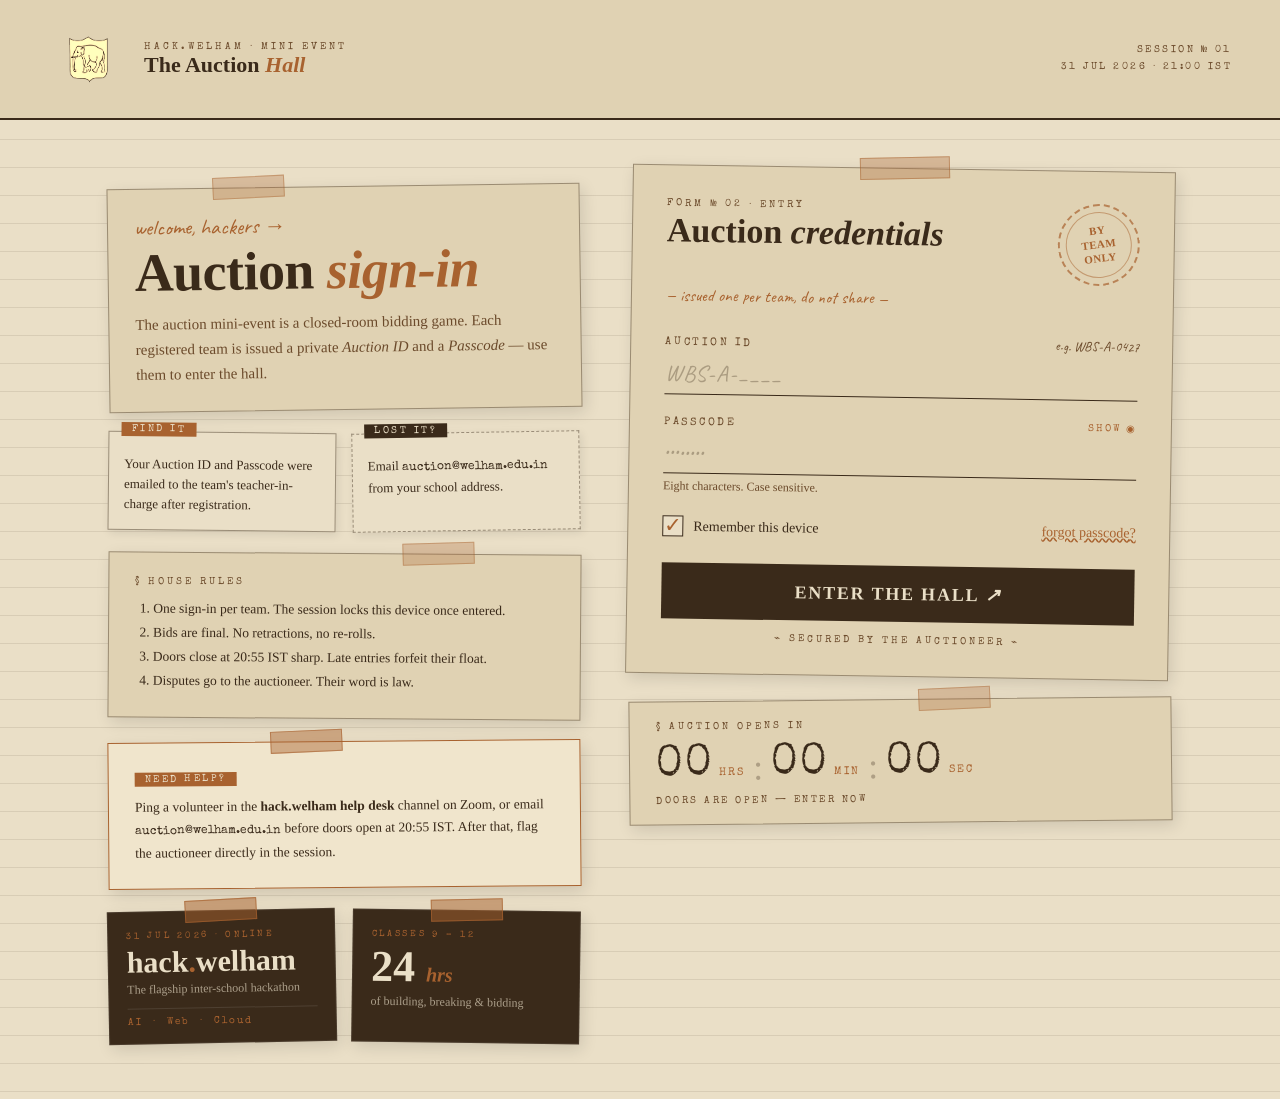
<file: index.html>
<!doctype html>
<html lang="en">
<head>
  <meta charset="utf-8">
  <title>The Auction Hall — Team Sign-in · hack.welham</title>
  <meta name="viewport" content="width=device-width,initial-scale=1">
  <link href="https://fonts.googleapis.com/css2?family=Caveat:wght@400;600;700&family=Special+Elite&family=IM+Fell+English:ital@0;1&display=swap" rel="stylesheet">
  <link rel="stylesheet" href="css/style.css">
  <link rel="stylesheet" href="css/responsive.css">
  <style>
    /* ── Login error message ── */
    .login-error {
      background: rgba(168, 98, 47, 0.12);
      border: 1.5px solid rgba(168, 98, 47, 0.5);
      color: #a8622f;
      font-family: "Special Elite", monospace;
      font-size: 11px;
      letter-spacing: 0.18em;
      text-transform: uppercase;
      padding: 10px 14px;
      margin-bottom: 18px;
      line-height: 1.5;
    }
    @keyframes error-shake {
      0%,100% { translate: 0 0; }
      20%     { translate: -6px 0; }
      40%     { translate: 6px 0; }
      60%     { translate: -4px 0; }
      80%     { translate: 4px 0; }
    }
    .error-shake { animation: error-shake 0.35s ease both; }
    /* ── Auctioneer error ── */
    .ac-error {
      background: rgba(200, 60, 40, 0.1);
      border: 1px solid rgba(200, 60, 40, 0.4);
      color: #e07060;
      font-family: "Special Elite", monospace;
      font-size: 10px;
      letter-spacing: 0.18em;
      text-transform: uppercase;
      padding: 9px 12px;
      margin-bottom: 16px;
    }
  </style>
</head>
<body>

  <!-- ══ MOBILE BLOCK ══════════════════════════════════════════ -->
  <div id="mobile-block">
    <div class="mobile-block-card">
      <div class="mobile-block-icon">⌨</div>
      <div class="mobile-block-eyebrow">Device check · Form № 00</div>
      <h2 class="mobile-block-heading">Use a <em>desktop</em></h2>
      <p class="mobile-block-body">
        The Auction Hall is a desktop-only experience.<br>
        Phones and tablets are not permitted for this session.
      </p>
      <div class="mobile-block-note">§ &nbsp;Please return on a laptop or desktop computer &nbsp;§</div>
    </div>
  </div>

  <!-- MASTHEAD -->
  <header class="masthead">
    <div class="masthead-brand">
      <div class="crest-ring">
        <img src="assets/welham-crest.png" alt="Welham Boys School crest">
      </div>
      <div>
        <div class="brand-label">hack.welham · Mini Event</div>
        <div class="brand-name">The Auction <em>Hall</em></div>
      </div>
    </div>
    <div class="masthead-meta">
      <div>Session № 01</div>
      <div>31 Jul 2026 · 21:00 IST</div>
    </div>
  </header>


  <!-- ══ LOGIN VIEW ══════════════════════════════════════════ -->
  <div id="login-view" class="page-body">

    <!-- LEFT: context -->
    <div class="left-col">

      <div class="card welcome-card">
        <div class="eyebrow">welcome, hackers →</div>
        <h1 class="welcome-heading">Auction <em>sign-in</em></h1>
        <p class="welcome-body">
          The auction mini-event is a closed-room bidding game.
          Each registered team is issued a private <em>Auction ID</em>
          and a <em>Passcode</em> — use them to enter the hall.
        </p>
      </div>

      <div class="info-row">
        <div class="card info-card find">
          <span class="info-badge">Find it</span>
          <p>Your Auction ID and Passcode were emailed to the team's teacher-in-charge after registration.</p>
        </div>
        <div class="card info-card lost">
          <span class="info-badge">Lost it?</span>
          <p>Email <code>auction@welham.edu.in</code> from your school address.</p>
        </div>
      </div>

      <div class="card rules-card">
        <div class="section-label">§ House Rules</div>
        <ol>
          <li>One sign-in per team. The session locks this device once entered.</li>
          <li>Bids are final. No retractions, no re-rolls.</li>
          <li>Doors close at 20:55 IST sharp. Late entries forfeit their float.</li>
          <li>Disputes go to the auctioneer. Their word is law.</li>
        </ol>
      </div>

      <!-- HELP NOTICE -->
      <div class="card notice-card">
        <div class="notice-badge">Need help?</div>
        <p class="notice-body">
          Ping a volunteer in the <strong>hack.welham help desk</strong> channel on Zoom,
          or email <code>auction@welham.edu.in</code> before doors open at 20:55 IST.
          After that, flag the auctioneer directly in the session.
        </p>
      </div>

      <!-- ADS -->
      <div class="ad-row">
        <div class="card ad-card ad-card-a">
          <div class="ad-tag">31 Jul 2026 · Online</div>
          <div class="ad-headline">hack<span class="ad-dot">.</span>welham</div>
          <div class="ad-sub">The flagship inter-school hackathon</div>
          <div class="ad-tracks">AI &nbsp;·&nbsp; Web &nbsp;·&nbsp; Cloud</div>
        </div>
        <div class="card ad-card ad-card-b">
          <div class="ad-tag">Classes 9 – 12</div>
          <div class="ad-stat">24 <span>hrs</span></div>
          <div class="ad-stat-label">of building, breaking &amp; bidding</div>
        </div>
      </div>

    </div>

    <!-- RIGHT: login form + countdown -->
    <div class="right-col">
    <div class="card login-card">
      <div class="login-inner">
        <div class="login-header">
          <div>
            <div class="form-eyebrow">Form № 02 · Entry</div>
            <div class="form-title">Auction <em>credentials</em></div>
          </div>
          <div class="stamp">BY<br>TEAM<br>ONLY</div>
        </div>

        <div class="form-subtext">— issued one per team, do not share —</div>

        <form id="login-form" novalidate>
          <div class="field">
            <div class="field-top">
              <label for="auction-id">Auction ID</label>
              <span class="field-hint">e.g. WBS-A-0427</span>
            </div>
            <input type="text" id="auction-id" placeholder="WBS-A-____" autocomplete="off" spellcheck="false">
          </div>

          <div class="field">
            <div class="field-top">
              <label for="passcode">Passcode</label>
              <button type="button" class="show-toggle" id="show-toggle">show ◉</button>
            </div>
            <input type="password" id="passcode" placeholder="••••••••" autocomplete="off">
            <div class="field-note">Eight characters. Case sensitive.</div>
          </div>

          <div class="check-row">
            <label class="check-label">
              <span class="custom-check" id="remember-box" role="checkbox" aria-checked="true" tabindex="0">✓</span>
              <span>Remember this device</span>
            </label>
            <a href="#" class="forgot-link">forgot passcode?</a>
          </div>

          <div id="login-error" class="login-error hidden"></div>

          <button type="submit" class="submit-btn" id="submit-btn">
            Enter the hall <em>↗</em>
          </button>
          <div class="submit-footer">⌁ secured by the auctioneer ⌁</div>
        </form>
      </div>
    </div>

    <!-- COUNTDOWN -->
    <div class="card countdown-card">
      <div class="countdown-label">§ Auction opens in</div>
      <div class="countdown-display">
        <div class="countdown-unit">
          <span class="countdown-num" id="cd-hours">--</span>
          <span class="countdown-unit-label">hrs</span>
        </div>
        <span class="countdown-sep">:</span>
        <div class="countdown-unit">
          <span class="countdown-num" id="cd-mins">--</span>
          <span class="countdown-unit-label">min</span>
        </div>
        <span class="countdown-sep">:</span>
        <div class="countdown-unit">
          <span class="countdown-num" id="cd-secs">--</span>
          <span class="countdown-unit-label">sec</span>
        </div>
      </div>
      <div class="countdown-target">31 Jul 2026 · 21:00 IST</div>
    </div>

    </div><!-- end .right-col -->

  </div>


  <!-- ══ ADMITTED VIEW (post-login / return visit) ══════════ -->
  <div id="admitted-view" class="hidden admitted-body">
    <div class="admitted-card">

      <div class="admitted-stamp">SEAT<br>RESERVED</div>

      <h1 class="admitted-heading">You're <em>inside</em></h1>
      <div class="admitted-team" id="admitted-team-id">WBS-A-0000</div>
      <p class="admitted-note">
        Your seat in the Auction Hall is reserved.<br>
        The auctioneer will open the floor at <strong>21:00 IST</strong>.
        This page will redirect automatically once the session goes live.
      </p>

      <a href="html/auction.html" class="admitted-enter-btn">
        Enter the floor <em>↗</em>
      </a>

      <hr class="admitted-divider">

      <div class="help-note">
        <p>
          If this device belongs to a different team, email
          <code>auction@welham.edu.in</code> from your school address
          and the auctioneer will reassign your slot.
        </p>
      </div>

    </div>
  </div>


  <!-- ══ FORGOT PASSCODE OVERLAY ════════════════════════════ -->
  <div id="forgot-overlay" class="hidden">
    <div class="forg-card" id="forg-card">

      <!-- Default: form state -->
      <div id="forg-form-state">
        <div class="forg-eyebrow">⌁ passcode recovery ⌁</div>
        <div class="forg-title">Forgot <em>Passcode?</em></div>
        <div class="forg-sub">— fill in your details to send a request to the auctioneer —</div>

        <form id="forgot-form" novalidate>
          <div class="ac-field">
            <label class="ac-label" for="forg-id">Auction ID</label>
            <input type="text" id="forg-id" class="ac-input forg-input"
                   placeholder="WBS-A-____" autocomplete="off" spellcheck="false">
          </div>
          <div class="ac-field">
            <label class="ac-label" for="forg-school">School Name</label>
            <input type="text" id="forg-school" class="ac-input forg-input"
                   placeholder="Your school" autocomplete="off">
          </div>

          <div id="forg-error" class="forg-error hidden"></div>

          <button type="submit" class="forg-submit" id="forg-submit-btn">
            Send request <em>↗</em>
          </button>
        </form>

        <div class="forg-back" id="forg-back">esc · cancel</div>
      </div>

      <!-- Success state -->
      <div id="forg-success-state" class="hidden">
        <div class="forg-eyebrow">⌁ request sent ⌁</div>
        <div class="forg-title">Request <em>logged.</em></div>
        <div class="forg-success-body">
          Your passcode change request has been sent to the auctioneer.
        </div>
        <div class="forg-notice">
          <div class="forg-notice-label">Important</div>
          <p>
            To speed things up, also email
            <strong>auction@welham.edu.in</strong> from your school address
            with your Auction ID and school name.
            The auctioneer will reset your passcode before doors open.
          </p>
        </div>
        <button class="forg-submit" id="forg-done-btn" style="margin-top:22px">
          Back to sign-in <em>↩</em>
        </button>
      </div>

    </div>
  </div>

  <!-- ══ AUCTIONEER OVERLAY (Konami activated) ══════════════ -->
  <div id="auctioneer-view" class="hidden">
    <div class="ac-card">
      <div class="ac-eyebrow">⌁ restricted access ⌁</div>
      <div class="ac-title">Auctioneer <em>Entry</em></div>
      <div class="ac-sub">— authorised personnel only —</div>

      <form id="auctioneer-form" novalidate>
        <div class="ac-field">
          <label class="ac-label" for="auctioneer-name">Your Name</label>
          <input type="text" id="auctioneer-name" class="ac-input" placeholder="Mr. / Ms. ____" autocomplete="off" spellcheck="false">
        </div>

        <div class="ac-field">
          <div class="ac-field-top">
            <label class="ac-label" for="auctioneer-pass">Auctioneer Password</label>
            <button type="button" class="ac-toggle" id="show-toggle-a">show ◉</button>
          </div>
          <input type="password" id="auctioneer-pass" class="ac-input" placeholder="••••••••" autocomplete="off">
        </div>

        <div id="ac-error" class="ac-error hidden"></div>

        <button type="submit" class="ac-submit" id="auctioneer-submit-btn">
          Open the Hall <em>↗</em>
        </button>
      </form>

      <div class="ac-back" id="ac-back">esc · exit auctioneer mode</div>
    </div>
  </div>

  <script src="js/mongo-store.js"></script>
  <script src="js/auction-state.js"></script>
  <script src="js/main.js"></script>
  <script src="js/easter-eggs.js"></script>
</body>
</html>
</file>
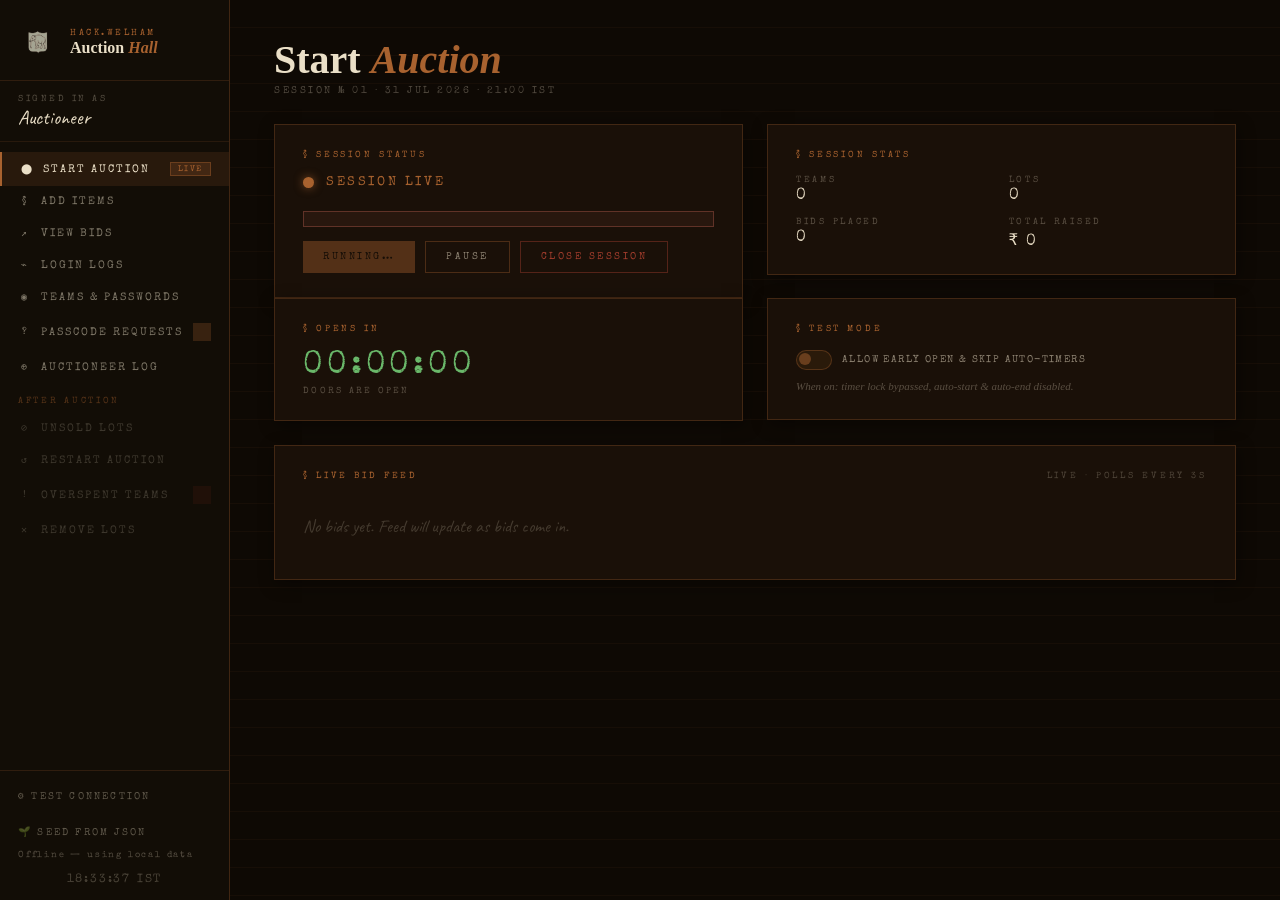
<file: html/admin.html>
<!doctype html>
<html lang="en">
<head>
  <meta charset="utf-8">
  <title>Auctioneer Dashboard · hack.welham</title>
  <meta name="viewport" content="width=device-width,initial-scale=1">
  <link rel="stylesheet" href="../css/admin.css">
</head>
<body>

  <!-- ══ SIDEBAR ══════════════════════════════════════════════════ -->
  <nav class="sidebar">
    <div class="sidebar-brand">
      <img src="../assets/welham-crest.png" alt="crest">
      <div>
        <div class="sidebar-label">hack.welham</div>
        <div class="sidebar-title">Auction <em>Hall</em></div>
      </div>
    </div>

    <div class="sidebar-auctioneer">
      <div class="sidebar-meta">Signed in as</div>
      <div class="sidebar-name" id="auctioneer-display">—</div>
    </div>

    <ul class="nav-list">
      <li class="nav-item active" data-section="session">
        <span class="nav-icon">⬤</span> Start Auction
        <span class="status-pill" id="nav-session-pill"></span>
      </li>
      <li class="nav-item" data-section="lots">
        <span class="nav-icon">§</span> Add Items
      </li>
      <li class="nav-item" data-section="bids">
        <span class="nav-icon">↗</span> View Bids
      </li>
      <li class="nav-item" data-section="login-logs">
        <span class="nav-icon">⌁</span> Login Logs
      </li>
      <li class="nav-item" data-section="teams">
        <span class="nav-icon">◉</span> Teams &amp; Passwords
      </li>
      <li class="nav-item" data-section="forgot">
        <span class="nav-icon">?</span> Passcode Requests
        <span class="count-pill" id="nav-forgot-count"></span>
      </li>
      <li class="nav-item" data-section="ac-log">
        <span class="nav-icon">⊕</span> Auctioneer Log
      </li>

      <li class="nav-divider">After auction</li>

      <li class="nav-item post-auction locked" data-section="unsold">
        <span class="nav-icon">⊘</span> Unsold Lots
      </li>
      <li class="nav-item post-auction locked" data-section="restart">
        <span class="nav-icon">↺</span> Restart Auction
      </li>
      <li class="nav-item post-auction locked" data-section="overspent">
        <span class="nav-icon">!</span> Overspent Teams
        <span class="count-pill warn" id="nav-overspent-count"></span>
      </li>
      <li class="nav-item post-auction locked" data-section="remove-lots">
        <span class="nav-icon">✕</span> Remove Lots
      </li>
    </ul>

    <div class="sidebar-bottom">
      <button class="sidebar-settings-btn" id="btn-test-connection">⚙ Test connection</button>
      <button class="sidebar-settings-btn" id="btn-seed-db" style="margin-top:6px">🌱 Seed from JSON</button>
      <div class="sidebar-sync" id="sync-status">Not synced</div>
      <div class="sidebar-clock" id="live-clock">--:--:--</div>
    </div>
  </nav>


  <!-- ══ MAIN CONTENT ════════════════════════════════════════════ -->
  <main class="main">

    <!-- ── 1. Session ───────────────────────────────────────── -->
    <section id="section-session" class="section active">
      <div class="section-header">
        <div>
          <h1 class="section-title">Start <em>Auction</em></h1>
          <div class="section-sub">Session № 01 · 31 Jul 2026 · 21:00 IST</div>
        </div>
      </div>

      <div class="cards-row">
        <div class="card">
          <div class="card-eyebrow">§ Session status</div>
          <div class="session-status-row">
            <span class="status-dot" id="status-dot"></span>
            <span class="status-text" id="status-text">Waiting to open</span>
          </div>
          <div id="session-timer-note" class="session-timer-note hidden"></div>
          <div class="btn-group">
            <button class="btn btn-primary" id="btn-start">Open session</button>
            <button class="btn btn-ghost"   id="btn-pause" disabled>Pause</button>
            <button class="btn btn-danger"  id="btn-end"   disabled>Close session</button>
          </div>
        </div>

        <div class="card">
          <div class="card-eyebrow">§ Session stats</div>
          <div class="info-grid">
            <div class="info-item"><span class="info-label">Teams</span><span class="info-val" id="stat-teams">0</span></div>
            <div class="info-item"><span class="info-label">Lots</span><span class="info-val" id="stat-lots">0</span></div>
            <div class="info-item"><span class="info-label">Bids placed</span><span class="info-val" id="stat-bids">0</span></div>
            <div class="info-item"><span class="info-label">Total raised</span><span class="info-val" id="stat-raised">₹ 0</span></div>
          </div>
        </div>
      </div>

      <!-- Countdown + test mode -->
      <div class="cards-row" style="margin-top:0">
        <div class="card">
          <div class="card-eyebrow">§ Opens in</div>
          <div id="admin-countdown" class="admin-countdown">--:--:--</div>
          <div id="admin-countdown-sub" class="admin-countdown-sub">31 Jul 2026 · 21:00 IST</div>
        </div>
        <div class="card">
          <div class="card-eyebrow">§ Test mode</div>
          <div class="test-mode-row">
            <label class="toggle-label" for="test-mode-toggle">
              <input type="checkbox" id="test-mode-toggle">
              <span class="toggle-track"><span class="toggle-thumb"></span></span>
              <span class="toggle-text">Allow early open &amp; skip auto-timers</span>
            </label>
          </div>
          <div class="test-mode-note">When on: timer lock bypassed, auto-start &amp; auto-end disabled.</div>
        </div>
      </div>

      <!-- Live bidding feed -->
      <div class="card" style="margin-top:24px">
        <div class="card-eyebrow" style="display:flex;justify-content:space-between;align-items:center">
          <span>§ Live bid feed</span>
          <span id="feed-ping" style="font-size:9px;color:rgba(234,223,199,0.25)">live · polls every 3s</span>
        </div>
        <ul class="feed-list" id="live-feed">
          <li class="feed-empty">No bids yet. Feed will update as bids are recorded.</li>
        </ul>
      </div>
    </section>

    <!-- ── 2. Lots ───────────────────────────────────────────── -->
    <section id="section-lots" class="section">
      <div class="section-header">
        <h1 class="section-title">Add <em>Items</em></h1>
        <div style="display:flex;gap:10px">
          <button class="btn btn-ghost" id="btn-sync-lots">↑ Sync to DB</button>
          <button class="btn btn-primary" id="btn-add-lot">+ Add lot</button>
        </div>
      </div>
      <div class="card">
        <table class="data-table">
          <thead><tr><th>Lot №</th><th>Title</th><th>Description</th><th>Floor</th><th>Status</th><th></th></tr></thead>
          <tbody id="lots-tbody"><tr><td colspan="6" class="empty-row">No lots added yet.</td></tr></tbody>
        </table>
      </div>
    </section>

    <!-- ── 3. Bids ───────────────────────────────────────────── -->
    <section id="section-bids" class="section">
      <div class="section-header">
        <div>
          <h1 class="section-title">View <em>Bids</em></h1>
          <div class="section-sub">Approve or reject pending bids. Mark winning bids as Won after the auction.</div>
        </div>
        <button class="btn btn-ghost" id="btn-add-bid">+ Record bid</button>
      </div>
      <div class="card">
        <table class="data-table">
          <thead><tr><th>Time</th><th>Team</th><th>Lot</th><th>Amount</th><th>Status</th><th>Actions</th></tr></thead>
          <tbody id="bids-tbody"><tr><td colspan="6" class="empty-row">No bids recorded yet.</td></tr></tbody>
        </table>
      </div>
    </section>

    <!-- ── 4. Login logs ─────────────────────────────────────── -->
    <section id="section-login-logs" class="section">
      <div class="section-header">
        <h1 class="section-title">Login <em>Logs</em></h1>
        <button class="btn btn-ghost" id="btn-clear-logs">Clear logs</button>
      </div>
      <div class="card">
        <table class="data-table">
          <thead><tr><th>Time</th><th>Team / User</th><th>Status</th><th>Note</th><th>Device</th></tr></thead>
          <tbody id="logs-tbody"><tr><td colspan="5" class="empty-row">No login attempts recorded.</td></tr></tbody>
        </table>
      </div>
    </section>

    <!-- ── 5. Teams & Passwords ──────────────────────────────── -->
    <section id="section-teams" class="section">
      <div class="section-header">
        <h1 class="section-title">Teams &amp; <em>Passwords</em></h1>
        <div style="display:flex;gap:10px">
          <button class="btn btn-ghost" id="btn-sync-teams">↑ Sync to DB</button>
          <button class="btn btn-primary" id="btn-add-team">+ Add team</button>
        </div>
      </div>
      <div class="card">
        <table class="data-table">
          <thead><tr><th>Auction ID</th><th>School</th><th>Float</th><th>Spent</th><th>Login</th><th>Actions</th></tr></thead>
          <tbody id="teams-tbody"><tr><td colspan="6" class="empty-row">No teams registered.</td></tr></tbody>
        </table>
      </div>
    </section>

    <!-- ── 6. Forgot passcode ────────────────────────────────── -->
    <section id="section-forgot" class="section">
      <div class="section-header">
        <h1 class="section-title">Passcode <em>Requests</em></h1>
        <button class="btn btn-ghost" id="btn-clear-forgot">Clear all</button>
      </div>
      <div class="card">
        <table class="data-table">
          <thead><tr><th>Time</th><th>Team ID</th><th>School</th><th>Action</th></tr></thead>
          <tbody id="forgot-tbody"><tr><td colspan="4" class="empty-row">No passcode requests.</td></tr></tbody>
        </table>
      </div>
    </section>

    <!-- ── 7. Auctioneer login log ───────────────────────────── -->
    <section id="section-ac-log" class="section">
      <div class="section-header">
        <h1 class="section-title">Auctioneer <em>Log</em></h1>
        <button class="btn btn-ghost" id="btn-clear-ac-log">Clear</button>
      </div>
      <div class="card">
        <table class="data-table">
          <thead><tr><th>Date</th><th>Time</th><th>Name</th><th>Device</th></tr></thead>
          <tbody id="ac-log-tbody"><tr><td colspan="4" class="empty-row">No auctioneer logins recorded.</td></tr></tbody>
        </table>
      </div>
    </section>

    <!-- ── 8. Unsold lots ────────────────────────────────────── -->
    <section id="section-unsold" class="section">
      <div class="section-header">
        <h1 class="section-title">Unsold <em>Lots</em></h1>
      </div>
      <div class="card">
        <table class="data-table">
          <thead><tr><th>Lot №</th><th>Title</th><th>Floor</th><th>Bids received</th></tr></thead>
          <tbody id="unsold-tbody"><tr><td colspan="4" class="empty-row">No unsold lots.</td></tr></tbody>
        </table>
      </div>
    </section>

    <!-- ── 9. Restart ────────────────────────────────────────── -->
    <section id="section-restart" class="section">
      <div class="section-header">
        <h1 class="section-title">Restart <em>Auction</em></h1>
      </div>
      <div class="cards-row">
        <div class="card">
          <div class="card-eyebrow">§ Carry over unsold lots</div>
          <p class="card-body-text">Tick the lots to include in the new round, then restart.</p>
          <div id="restart-unsold-list" class="check-list"></div>
          <div class="btn-group" style="margin-top:20px">
            <button class="btn btn-primary" id="btn-restart-auction">Restart with selected lots</button>
          </div>
        </div>
        <div class="card">
          <div class="card-eyebrow">§ Add extra lots to new round</div>
          <div class="field-group">
            <label class="field-label">Title</label>
            <input type="text" class="field-input" id="restart-lot-title" placeholder="Lot title">
          </div>
          <div class="field-group">
            <label class="field-label">Description</label>
            <input type="text" class="field-input" id="restart-lot-desc" placeholder="Brief description">
          </div>
          <div class="field-group">
            <label class="field-label">Floor price (₹)</label>
            <input type="number" class="field-input" id="restart-lot-floor" placeholder="0">
          </div>
          <button class="btn btn-ghost" id="btn-restart-add-lot" style="margin-top:14px">Add to new round</button>
        </div>
      </div>
    </section>

    <!-- ── 10. Overspent teams ───────────────────────────────── -->
    <section id="section-overspent" class="section">
      <div class="section-header">
        <h1 class="section-title">Overspent <em>Teams</em></h1>
      </div>
      <div class="card">
        <table class="data-table">
          <thead><tr><th>Team ID</th><th>School</th><th>Float</th><th>Spent</th><th>Over by</th><th>Lots won</th></tr></thead>
          <tbody id="overspent-tbody"><tr><td colspan="6" class="empty-row">No overspent teams.</td></tr></tbody>
        </table>
      </div>
    </section>

    <!-- ── 11. Remove lots ───────────────────────────────────── -->
    <section id="section-remove-lots" class="section">
      <div class="section-header">
        <h1 class="section-title">Remove <em>Lots</em></h1>
        <div class="section-sub">Select an overspent team, then remove lots they cannot afford.</div>
      </div>
      <div class="cards-row">
        <div class="card" style="min-width:220px;flex:0 0 auto">
          <div class="card-eyebrow">§ Overspent teams</div>
          <ul class="team-pick-list" id="remove-team-list"></ul>
        </div>
        <div class="card" style="flex:1">
          <div class="card-eyebrow">§ Lots assigned to <span id="remove-target-name">—</span></div>
          <table class="data-table">
            <thead><tr><th>Lot №</th><th>Title</th><th>Bid amount</th><th></th></tr></thead>
            <tbody id="remove-lots-tbody"><tr><td colspan="4" class="empty-row">Select a team first.</td></tr></tbody>
          </table>
        </div>
      </div>
    </section>

  </main>


  <!-- ══ MODALS ══════════════════════════════════════════════════ -->


  <!-- Add / edit lot -->
  <div id="modal-lot" class="modal-overlay hidden">
    <div class="modal-card">
      <div class="modal-title" id="modal-lot-title">Add <em>lot</em></div>
      <form id="form-lot" novalidate>
        <input type="hidden" id="lot-edit-id">
        <div class="field-group">
          <label class="field-label">Lot number</label>
          <input type="text" class="field-input" id="lot-num" placeholder="01">
        </div>
        <div class="field-group">
          <label class="field-label">Title</label>
          <input type="text" class="field-input" id="lot-title" placeholder="Item name">
        </div>
        <div class="field-group">
          <label class="field-label">Description</label>
          <input type="text" class="field-input" id="lot-desc" placeholder="Brief description">
        </div>
        <div class="field-group">
          <label class="field-label">Floor price (₹)</label>
          <input type="number" class="field-input" id="lot-floor" placeholder="0" min="0">
        </div>
        <div class="modal-footer">
          <button type="submit" class="btn btn-primary">Save lot</button>
          <button type="button" class="btn btn-ghost modal-cancel">Cancel</button>
        </div>
      </form>
    </div>
  </div>

  <!-- Add team -->
  <div id="modal-team" class="modal-overlay hidden">
    <div class="modal-card">
      <div class="modal-title">Add <em>team</em></div>
      <form id="form-team" novalidate>
        <div class="field-group">
          <label class="field-label">Auction ID</label>
          <input type="text" class="field-input" id="team-id" placeholder="WBS-A-0001" autocomplete="off">
        </div>
        <div class="field-group">
          <label class="field-label">School</label>
          <input type="text" class="field-input" id="team-school" placeholder="School name">
        </div>
        <div class="field-group">
          <label class="field-label">Passcode</label>
          <input type="text" class="field-input" id="team-pass" placeholder="8 characters" autocomplete="off">
        </div>
        <div class="field-group">
          <label class="field-label">Starting float (₹)</label>
          <input type="number" class="field-input" id="team-balance" placeholder="1000" min="0">
        </div>
        <div class="modal-footer">
          <button type="submit" class="btn btn-primary">Add team</button>
          <button type="button" class="btn btn-ghost modal-cancel">Cancel</button>
        </div>
      </form>
    </div>
  </div>

  <!-- Edit team -->
  <div id="modal-edit-team" class="modal-overlay hidden">
    <div class="modal-card">
      <div class="modal-title">Edit <em>team</em></div>
      <form id="form-edit-team" novalidate>
        <input type="hidden" id="edit-team-id">
        <div id="edit-team-display" style="font-family:'Special Elite',monospace;font-size:14px;letter-spacing:0.12em;color:#a8622f;margin-bottom:18px"></div>
        <div class="field-group">
          <label class="field-label">New passcode <span style="opacity:0.4">(leave blank to keep)</span></label>
          <input type="text" class="field-input" id="edit-team-pass" placeholder="••••••••" autocomplete="off">
        </div>
        <div class="field-group">
          <label class="field-label">Float (₹)</label>
          <input type="number" class="field-input" id="edit-team-balance" min="0">
        </div>
        <div class="field-group">
          <label class="field-label">Login status</label>
          <div style="display:flex;align-items:center;gap:12px;margin-top:6px">
            <span id="edit-login-status" style="font-family:'Special Elite',monospace;font-size:12px;letter-spacing:0.2em;text-transform:uppercase;color:rgba(234,223,199,0.4)">—</span>
            <button type="button" class="btn btn-ghost btn-sm" id="btn-reset-login">Reactivate</button>
          </div>
        </div>
        <div class="modal-footer">
          <button type="submit" class="btn btn-primary">Save changes</button>
          <button type="button" class="btn btn-ghost modal-cancel">Cancel</button>
        </div>
      </form>
    </div>
  </div>

  <!-- Record bid -->
  <div id="modal-bid" class="modal-overlay hidden">
    <div class="modal-card">
      <div class="modal-title">Record <em>bid</em></div>
      <form id="form-bid" novalidate>
        <div class="field-group">
          <label class="field-label">Team</label>
          <select class="field-input field-select" id="bid-team"></select>
        </div>
        <div class="field-group">
          <label class="field-label">Lot</label>
          <select class="field-input field-select" id="bid-lot"></select>
        </div>
        <div class="field-group">
          <label class="field-label">Amount (₹)</label>
          <input type="number" class="field-input" id="bid-amount" placeholder="0" min="0">
        </div>
        <div class="field-group">
          <label class="field-label">Status</label>
          <select class="field-input field-select" id="bid-status">
            <option value="winning">Winning</option>
            <option value="won">Won</option>
            <option value="outbid">Outbid</option>
          </select>
        </div>
        <div class="modal-footer">
          <button type="submit" class="btn btn-primary">Record bid</button>
          <button type="button" class="btn btn-ghost modal-cancel">Cancel</button>
        </div>
      </form>
    </div>
  </div>

  <script src="../js/mongo-store.js"></script>
  <script src="../js/auction-state.js"></script>
  <script src="../js/admin.js"></script>
</body>
</html>
</file>
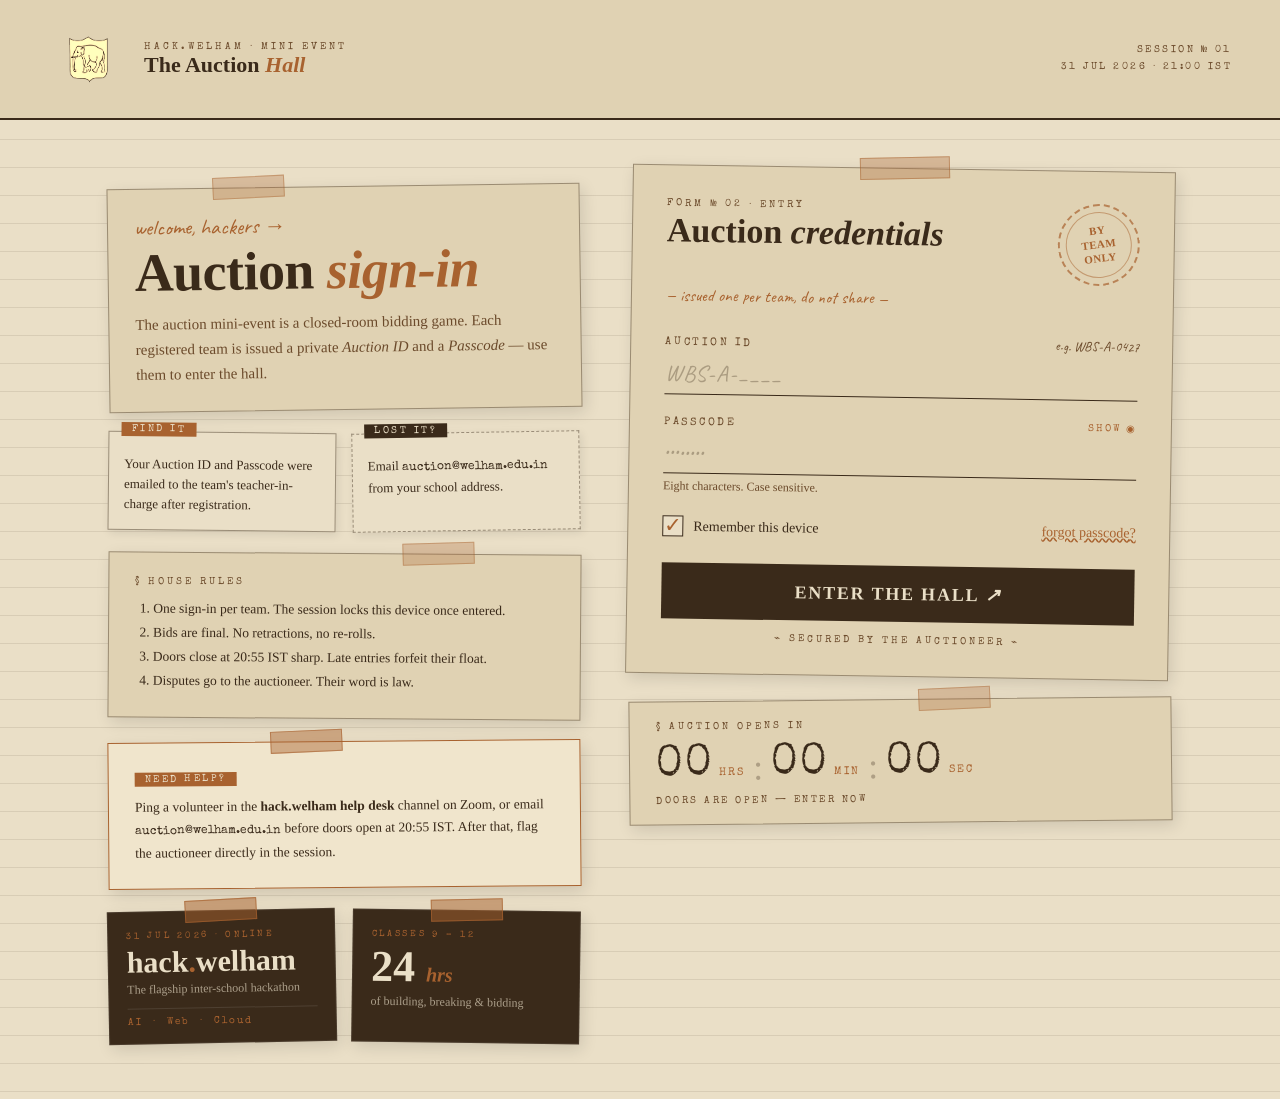
<file: html/auction.html>
<!doctype html>
<html lang="en">
<head>
  <meta charset="utf-8">
  <title>Auction Floor — hack.welham</title>
  <meta name="viewport" content="width=device-width,initial-scale=1">
  <link href="https://fonts.googleapis.com/css2?family=Caveat:wght@400;600;700&family=Special+Elite&family=IM+Fell+English:ital@0;1&display=swap" rel="stylesheet">
  <link rel="stylesheet" href="../css/auction.css">
</head>
<body>

  <!-- ══ SESSION ENDED ══════════════════════════════════════ -->
  <div id="session-ended" class="session-ended hidden">
    <div class="ended-card">
      <div class="ended-stamp">SESSION<br>CLOSED</div>
      <div class="ended-eyebrow">⌁ the hammer has fallen ⌁</div>
      <h1 class="ended-heading">Thank you for <em>bidding.</em></h1>
      <p class="ended-body">
        The auction is now closed. The auctioneer will confirm the final
        results shortly. Keep an eye on your team channel for updates.
      </p>
      <div class="ended-team" id="ended-team-id"></div>
      <div class="ended-note">§ &nbsp;Results announced by the auctioneer &nbsp;§</div>
    </div>
  </div>

  <!-- ══ SESSION WAITING ════════════════════════════════════ -->
  <div id="session-waiting" class="session-waiting hidden">
    <div class="waiting-card">
      <div class="waiting-eyebrow">⌁ stand by ⌁</div>
      <h1 class="waiting-heading">Doors are <em>closed.</em></h1>
      <p class="waiting-body">
        The auction hasn't opened yet. This page refreshes automatically
        and will update the moment the auctioneer opens the floor.
      </p>
      <div class="waiting-team" id="waiting-team-id"></div>
      <div class="waiting-pulse">
        <span class="waiting-dot"></span>
        Waiting for session to go live…
      </div>
    </div>
  </div>

  <!-- ══ AUCTION BODY ════════════════════════════════════════ -->
  <div id="auction-body" class="hidden">

    <!-- MASTHEAD -->
    <header class="masthead">
      <div class="masthead-brand">
        <div class="crest-wrap">
          <img src="../assets/welham-crest.png" alt="Welham crest">
        </div>
        <div>
          <div class="brand-label">hack.welham · Session № 01</div>
          <div class="brand-name">The Auction <em>Floor</em></div>
        </div>
      </div>
      <div class="live-badge">
        <span class="live-dot"></span>
        Live
      </div>
    </header>

    <!-- TEAM INFO STRIP -->
    <div class="team-strip">
      <div class="team-strip-left">
        <span class="team-school-name" id="team-school">—</span>
        <span class="team-id-tag" id="team-id-display">—</span>
      </div>
      <div class="team-strip-right">
        <span class="balance-label">Balance</span>
        <span class="balance-amount" id="team-balance">₹ —</span>
        <span class="last-sync-note" id="last-sync"></span>
      </div>
    </div>

    <!-- SEARCH -->
    <div class="search-wrap">
      <div class="search-inner">
        <span class="search-icon">⌕</span>
        <input
          type="search"
          id="lot-search"
          class="search-input"
          placeholder="Search lots by name or description…"
          autocomplete="off"
          spellcheck="false"
        >
        <span class="lot-count-tag" id="lot-count-tag"></span>
      </div>
    </div>

    <!-- LOT GRID -->
    <div class="lot-grid-wrap">
      <div id="lot-grid" class="lot-grid">
        <div class="lot-empty">Loading lots…</div>
      </div>
    </div>

  </div><!-- end #auction-body -->


  <!-- ══ BID MODAL ══════════════════════════════════════════ -->
  <div id="bid-modal" class="bid-overlay hidden">
    <div class="bid-card">
      <div class="bid-eyebrow">⌁ place your bid ⌁</div>
      <div class="bid-lot-id" id="bid-lot-id">—</div>
      <div class="bid-lot-title" id="bid-lot-title">—</div>
      <div class="bid-lot-desc" id="bid-lot-desc"></div>

      <div class="bid-meta-row">
        <div>
          <div class="bid-meta-label">Current bid</div>
          <div class="bid-meta-val" id="bid-current">₹ —</div>
        </div>
        <div>
          <div class="bid-meta-label">Your balance</div>
          <div class="bid-meta-val" id="bid-balance">₹ —</div>
        </div>
      </div>

      <form id="bid-form" novalidate>
        <div class="bid-field">
          <label class="bid-field-label">
            Your Bid
            <span class="bid-min-note" id="bid-min-note"></span>
          </label>
          <div class="bid-input-wrap">
            <span class="bid-rupee">₹</span>
            <input
              type="number"
              id="bid-amount"
              class="bid-input"
              min="1"
              step="1"
              placeholder="0"
              autocomplete="off"
            >
          </div>
        </div>

        <div id="bid-error" class="bid-error hidden"></div>

        <div class="bid-actions">
          <button type="submit" id="bid-submit" class="bid-submit-btn">
            Place Bid <em>↗</em>
          </button>
          <button type="button" id="bid-cancel" class="bid-cancel-btn">
            Cancel
          </button>
        </div>
      </form>
    </div>
  </div>

  <script src="../js/mongo-store.js"></script>
  <script src="../js/auction-state.js"></script>
  <script src="../js/auction.js"></script>
</body>
</html>
</file>
<file: css/style.css>
/* ── Reset & base ─────────────────────────────────────── */
*,
*::before,
*::after {
  box-sizing: border-box;
  margin: 0;
  padding: 0;
}

body {
  background-color: #eadfc7;
  background-image: repeating-linear-gradient(
    transparent 0px,
    transparent 27px,
    rgba(58, 42, 26, 0.1) 27px,
    rgba(58, 42, 26, 0.1) 28px
  );
  font-family: "IM Fell English", Georgia, serif;
  color: #3a2a1a;
  min-height: 100vh;
  display: flex;
  flex-direction: column;
}

/* ── Masthead ─────────────────────────────────────────── */
.masthead {
  background: #e0d2b3;
  border-bottom: 2px solid #3a2a1a;
  padding: 18px 48px;
  display: flex;
  justify-content: space-between;
  align-items: center;
  flex-shrink: 0;
}

.masthead-brand {
  display: flex;
  align-items: center;
  gap: 14px;
}

.crest-ring {
  width: 82px;
  height: 82px;
  flex-shrink: 0;
}

.crest-ring img {
  width: 82px;
  height: 82px;
  object-fit: contain;
  filter: sepia(0.5) saturate(0.8) contrast(1.1);
  display: block;
}

.brand-label {
  font-family: "Special Elite", monospace;
  font-size: 10px;
  letter-spacing: 0.3em;
  text-transform: uppercase;
  color: #6b4a2b;
  margin-bottom: 2px;
}

.brand-name {
  font-size: 22px;
  font-weight: 700;
  line-height: 1;
}

.brand-name em {
  color: #a8622f;
}

.masthead-meta {
  font-family: "Special Elite", monospace;
  font-size: 10px;
  letter-spacing: 0.25em;
  text-transform: uppercase;
  color: #6b4a2b;
  text-align: right;
  line-height: 1.7;
}

/* ── Main layout ──────────────────────────────────────── */
.page-body {
  flex: 1;
  padding: 48px 48px 56px;
  display: grid;
  grid-template-columns: 1fr 1.15fr;
  gap: 48px;
  max-width: 1160px;
  width: 100%;
  margin: 0 auto;
  align-items: start;
}

/* ── Note card base ───────────────────────────────────── */
.card {
  position: relative;
  background: #e0d2b3;
  border: 1.5px solid rgba(58, 42, 26, 0.42);
  padding: 24px 26px;
  box-shadow: 3px 5px 16px rgba(0, 0, 0, 0.12);
}

/* tape strip at top */
.card::before {
  content: "";
  position: absolute;
  top: -12px;
  left: 50%;
  transform: translateX(-50%) rotate(-2deg);
  width: 72px;
  height: 22px;
  background: rgba(168, 98, 47, 0.28);
  border: 1px solid rgba(168, 98, 47, 0.4);
}

/* ── Left column ──────────────────────────────────────── */
.left-col {
  display: flex;
  flex-direction: column;
  gap: 22px;
  padding-top: 18px;
}

.welcome-card {
  transform: rotate(-0.8deg);
}
.welcome-card::before {
  left: 30%;
}

.eyebrow {
  font-family: "Caveat", cursive;
  font-size: 22px;
  color: #a8622f;
  margin-bottom: 6px;
}

.welcome-heading {
  font-size: 54px;
  font-weight: 800;
  line-height: 0.95;
  letter-spacing: -0.01em;
  margin-bottom: 14px;
}

.welcome-heading em {
  color: #a8622f;
}

.welcome-body {
  font-size: 15px;
  color: #6b4a2b;
  line-height: 1.65;
}

/* ── Info cards ───────────────────────────────────────── */
.info-row {
  display: grid;
  grid-template-columns: 1fr 1fr;
  gap: 16px;
}

.info-card {
  position: relative;
  background: #eadfc7;
  padding: 18px 15px 15px;
  box-shadow: 2px 3px 10px rgba(0, 0, 0, 0.09);
}

.info-card::before {
  display: none;
}

.info-card.find {
  border: 1.5px solid rgba(58, 42, 26, 0.45);
  transform: rotate(0.6deg);
}
.info-card.lost {
  border: 1.5px dashed rgba(58, 42, 26, 0.45);
  transform: rotate(-0.9deg);
}

.info-badge {
  position: absolute;
  top: -10px;
  left: 12px;
  padding: 2px 10px;
  font-family: "Special Elite", monospace;
  font-size: 10px;
  letter-spacing: 0.25em;
  text-transform: uppercase;
}

.find .info-badge {
  background: #a8622f;
  color: #eadfc7;
}
.lost .info-badge {
  background: #3a2a1a;
  color: #eadfc7;
}

.info-card p {
  font-size: 13px;
  line-height: 1.55;
  color: #3a2a1a;
  margin-top: 4px;
}

.info-card code {
  font-family: "Special Elite", monospace;
  font-size: 12px;
}

/* ── Rules card ───────────────────────────────────────── */
.rules-card {
  transform: rotate(0.4deg);
}
.rules-card::before {
  left: 70%;
}

.section-label {
  font-family: "Special Elite", monospace;
  font-size: 10px;
  letter-spacing: 0.3em;
  text-transform: uppercase;
  color: #6b4a2b;
  margin-bottom: 10px;
}

.rules-card ol {
  padding-left: 18px;
  font-size: 13.5px;
  line-height: 1.78;
}

/* ── Right column wrapper ─────────────────────────────── */
.right-col {
  display: flex;
  flex-direction: column;
  gap: 22px;
}

/* ── Login card ───────────────────────────────────────── */
.login-card {
  transform: rotate(0.9deg);
  padding: 0;
}

.login-card::before {
  width: 90px;
  height: 22px;
  background: rgba(168, 98, 47, 0.32);
  border-color: rgba(168, 98, 47, 0.48);
}

.login-inner {
  padding: 32px 34px 30px;
}

.login-header {
  display: flex;
  justify-content: space-between;
  align-items: flex-start;
  margin-bottom: 5px;
}

.form-eyebrow {
  font-family: "Special Elite", monospace;
  font-size: 10px;
  letter-spacing: 0.3em;
  text-transform: uppercase;
  color: #6b4a2b;
  margin-bottom: 4px;
}

.form-title {
  font-size: 34px;
  font-weight: 700;
  line-height: 1.05;
}

/* ── Ink stamp ────────────────────────────────────────── */
.stamp {
  width: 82px;
  height: 82px;
  flex-shrink: 0;
  border-radius: 50%;
  border: 2px dashed rgba(168, 98, 47, 0.7);
  display: flex;
  align-items: center;
  justify-content: center;
  text-align: center;
  font-size: 11px;
  font-weight: 700;
  color: #a8622f;
  letter-spacing: 0.04em;
  line-height: 1.25;
  transform: rotate(-8deg);
  position: relative;
}

.stamp::after {
  content: "";
  position: absolute;
  inset: 6px;
  border-radius: 50%;
  border: 1.2px solid rgba(168, 98, 47, 0.5);
}

.form-subtext {
  font-family: "Caveat", cursive;
  font-size: 17px;
  color: #a8622f;
  margin-bottom: 26px;
}

/* ── Fields ───────────────────────────────────────────── */
.field {
  margin-bottom: 22px;
}

.field-top {
  display: flex;
  justify-content: space-between;
  align-items: baseline;
  margin-bottom: 5px;
}

.field-top label {
  font-family: "Special Elite", monospace;
  font-size: 11px;
  letter-spacing: 0.25em;
  text-transform: uppercase;
  color: #6b4a2b;
}

.field-hint {
  font-family: "Caveat", cursive;
  font-size: 14px;
  color: #6b4a2b;
}

.show-toggle {
  background: transparent;
  border: none;
  cursor: pointer;
  font-family: "Special Elite", monospace;
  font-size: 10px;
  letter-spacing: 0.2em;
  text-transform: uppercase;
  color: #a8622f;
  padding: 0;
  line-height: 1;
}

.show-toggle:hover {
  opacity: 0.7;
}

.field input[type="text"],
.field input[type="password"] {
  display: block;
  width: 100%;
  background: transparent;
  border: none;
  border-bottom: 1.5px solid #3a2a1a;
  outline: none;
  font-family: "Caveat", cursive;
  font-size: 23px;
  color: #3a2a1a;
  padding: 5px 0 6px;
  letter-spacing: 0.04em;
  transition: border-color 0.15s;
}

.field input:focus {
  border-bottom-color: #a8622f;
}
.field input::placeholder {
  color: rgba(58, 42, 26, 0.32);
}

.field-note {
  font-size: 12px;
  color: #6b4a2b;
  margin-top: 5px;
}

/* ── Checkbox row ─────────────────────────────────────── */
.check-row {
  display: flex;
  justify-content: space-between;
  align-items: center;
  margin-bottom: 26px;
}

.check-label {
  display: flex;
  align-items: center;
  gap: 10px;
  cursor: pointer;
  font-size: 14px;
  user-select: none;
}

.custom-check {
  width: 21px;
  height: 21px;
  border: 1.5px solid #3a2a1a;
  background: #eadfc7;
  display: inline-flex;
  align-items: center;
  justify-content: center;
  flex-shrink: 0;
  font-family: "Caveat", cursive;
  font-size: 21px;
  color: #a8622f;
  line-height: 1;
  cursor: pointer;
}

.forgot-link {
  font-size: 14px;
  color: #a8622f;
  text-decoration: underline;
  text-decoration-style: wavy;
}

/* ── Login tabs ──────────────────────────────────────── */
.login-tabs {
  display: flex;
  gap: 0;
  margin-bottom: 20px;
  border-bottom: 1.5px solid rgba(58, 42, 26, 0.3);
}

.tab-btn {
  background: transparent;
  border: none;
  padding: 8px 20px 10px;
  font-family: "Special Elite", monospace;
  font-size: 11px;
  letter-spacing: 0.25em;
  text-transform: uppercase;
  color: #6b4a2b;
  cursor: pointer;
  position: relative;
  transition: color 0.15s;
}

.tab-btn::after {
  content: "";
  position: absolute;
  bottom: -1.5px;
  left: 0;
  right: 0;
  height: 2px;
  background: #3a2a1a;
  scale: 0 1;
  transition: scale 0.2s ease;
}

.tab-btn.tab-active {
  color: #3a2a1a;
}
.tab-btn.tab-active::after {
  scale: 1 1;
}
.tab-btn:hover:not(.tab-active) {
  color: #a8622f;
}

/* Host stamp accent */
.stamp-host {
  border-color: rgba(58, 42, 26, 0.6);
  color: #3a2a1a;
}

.stamp-host::after {
  border-color: rgba(58, 42, 26, 0.4);
}

/* Host submit button — slightly different shade */
.submit-btn-host {
  background: #5a3a20;
}
.submit-btn-host:hover:not(:disabled) {
  background: #a8622f;
}

/* ── Submit ───────────────────────────────────────────── */
.submit-btn {
  display: block;
  width: 100%;
  background: #3a2a1a;
  color: #eadfc7;
  border: none;
  padding: 17px;
  font-family: "IM Fell English", serif;
  font-size: 18px;
  font-weight: 700;
  letter-spacing: 0.1em;
  text-transform: uppercase;
  cursor: pointer;
  transition: background 0.15s;
}

.submit-btn:hover:not(:disabled) {
  background: #a8622f;
}
.submit-btn:disabled {
  opacity: 0.6;
  cursor: default;
}
.submit-btn em {
  font-style: italic;
}

.submit-footer {
  text-align: center;
  margin-top: 12px;
  font-family: "Special Elite", monospace;
  font-size: 10px;
  letter-spacing: 0.3em;
  text-transform: uppercase;
  color: #6b4a2b;
}

/* ── Admitted view ────────────────────────────────────── */
.admitted-body {
  flex: 1;
  display: flex;
  align-items: center;
  justify-content: center;
  padding: 60px 48px;
}

.admitted-card {
  position: relative;
  background: #e0d2b3;
  border: 1.5px solid rgba(58, 42, 26, 0.42);
  padding: 52px 56px 44px;
  box-shadow: 4px 6px 20px rgba(0, 0, 0, 0.13);
  max-width: 560px;
  width: 100%;
  transform: rotate(-0.5deg);
  text-align: center;
}

.admitted-card::before {
  content: "";
  position: absolute;
  top: -12px;
  left: 50%;
  transform: translateX(-50%) rotate(-2deg);
  width: 90px;
  height: 22px;
  background: rgba(168, 98, 47, 0.32);
  border: 1px solid rgba(168, 98, 47, 0.48);
}

.admitted-stamp {
  width: 120px;
  height: 120px;
  border-radius: 50%;
  border: 2.5px dashed rgba(168, 98, 47, 0.7);
  display: flex;
  align-items: center;
  justify-content: center;
  font-size: 13px;
  font-weight: 700;
  color: #a8622f;
  letter-spacing: 0.06em;
  line-height: 1.3;
  transform: rotate(-6deg);
  margin: 0 auto 28px;
  position: relative;
}

.admitted-stamp::after {
  content: "";
  position: absolute;
  inset: 7px;
  border-radius: 50%;
  border: 1.5px solid rgba(168, 98, 47, 0.45);
}

.admitted-heading {
  font-size: 48px;
  font-weight: 800;
  line-height: 1;
  margin-bottom: 12px;
}

.admitted-heading em {
  color: #a8622f;
}

.admitted-team {
  font-family: "Special Elite", monospace;
  font-size: 18px;
  letter-spacing: 0.15em;
  color: #3a2a1a;
  margin-bottom: 18px;
}

.admitted-note {
  font-size: 15px;
  color: #6b4a2b;
  line-height: 1.65;
  margin-bottom: 28px;
}

.admitted-enter-btn {
  display: inline-block;
  font-family: "Special Elite", monospace;
  font-size: 11px;
  letter-spacing: 0.22em;
  text-transform: uppercase;
  color: #3a2a1a;
  background: transparent;
  border: 1.5px solid rgba(58, 42, 26, 0.45);
  padding: 11px 24px;
  text-decoration: none;
  margin: 18px auto 28px;
  transition: background 0.18s, border-color 0.18s;
}

.admitted-enter-btn:hover {
  background: rgba(58, 42, 26, 0.08);
  border-color: rgba(58, 42, 26, 0.7);
}

.admitted-enter-btn em { font-style: normal; }

.admitted-divider {
  width: 60px;
  border: none;
  border-top: 1.5px solid rgba(58, 42, 26, 0.3);
  margin: 0 auto 22px;
}

.help-note {
  position: relative;
  border: 1.5px dashed rgba(58, 42, 26, 0.45);
  padding: 18px 18px 14px;
  background: #eadfc7;
  text-align: left;
  box-shadow: 2px 3px 8px rgba(0, 0, 0, 0.08);
  transform: rotate(0.4deg);
}

.help-note::before {
  content: "Wrong device?";
  position: absolute;
  top: -10px;
  left: 14px;
  padding: 2px 10px;
  background: #3a2a1a;
  color: #eadfc7;
  font-family: "Special Elite", monospace;
  font-size: 10px;
  letter-spacing: 0.25em;
  text-transform: uppercase;
}

.help-note p {
  font-size: 13px;
  line-height: 1.6;
  color: #3a2a1a;
  margin-top: 4px;
}

.help-note code {
  font-family: "Special Elite", monospace;
  font-size: 12px;
}

/* ── Countdown card ───────────────────────────────────── */
.countdown-card {
  transform: rotate(-0.6deg);
  padding: 20px 26px 18px;
}

.countdown-card::before {
  left: 60%;
}

.countdown-label {
  font-family: "Special Elite", monospace;
  font-size: 10px;
  letter-spacing: 0.3em;
  text-transform: uppercase;
  color: #6b4a2b;
  margin-bottom: 12px;
}

.countdown-display {
  display: flex;
  align-items: center;
  gap: 8px;
}

.countdown-unit {
  display: flex;
  align-items: baseline;
  gap: 4px;
}

.countdown-num {
  font-family: "Special Elite", monospace;
  font-size: 44px;
  font-weight: 400;
  line-height: 1;
  color: #3a2a1a;
  min-width: 2ch;
  display: inline-block;
  letter-spacing: 0.05em;
}

.countdown-unit-label {
  font-family: "Special Elite", monospace;
  font-size: 11px;
  letter-spacing: 0.2em;
  text-transform: uppercase;
  color: #a8622f;
}

.countdown-sep {
  font-family: "IM Fell English", serif;
  font-size: 36px;
  color: rgba(58, 42, 26, 0.3);
  line-height: 1;
  align-self: flex-start;
  margin-top: 6px;
}

.countdown-target {
  margin-top: 8px;
  font-family: "Special Elite", monospace;
  font-size: 10px;
  letter-spacing: 0.25em;
  text-transform: uppercase;
  color: #6b4a2b;
}

.countdown-done {
  font-family: "Caveat", cursive;
  font-size: 22px;
  color: #a8622f;
}

/* ── Help notice ──────────────────────────────────────── */
.notice-card {
  border: 1.5px solid #a8622f;
  transform: rotate(-0.5deg);
  background: #f0e5cc;
}

.notice-card::before {
  background: rgba(168, 98, 47, 0.45);
  border-color: rgba(168, 98, 47, 0.6);
  left: 42%;
}

.notice-badge {
  display: inline-block;
  background: #a8622f;
  color: #eadfc7;
  font-family: "Special Elite", monospace;
  font-size: 10px;
  letter-spacing: 0.25em;
  text-transform: uppercase;
  padding: 2px 10px;
  margin-bottom: 10px;
}

.notice-body {
  font-size: 13.5px;
  line-height: 1.65;
  color: #3a2a1a;
}

.notice-body code {
  font-family: "Special Elite", monospace;
  font-size: 12px;
}

/* ── Ad cards ─────────────────────────────────────────── */
.ad-row {
  display: grid;
  grid-template-columns: 1fr 1fr;
  gap: 16px;
}

.ad-card {
  background: #3a2a1a;
  border-color: rgba(255, 255, 255, 0.08);
  color: #eadfc7;
  padding: 20px 18px 16px;
}

.ad-card::before {
  background: rgba(168, 98, 47, 0.5);
  border-color: rgba(168, 98, 47, 0.65);
}

.ad-card-a {
  transform: rotate(-1.1deg);
}
.ad-card-b {
  transform: rotate(0.8deg);
}

.ad-tag {
  font-family: "Special Elite", monospace;
  font-size: 9px;
  letter-spacing: 0.3em;
  text-transform: uppercase;
  color: #a8622f;
  margin-bottom: 6px;
}

.ad-headline {
  font-family: "IM Fell English", serif;
  font-size: 30px;
  font-weight: 800;
  line-height: 1;
  color: #eadfc7;
  margin-bottom: 4px;
}

.ad-dot {
  color: #a8622f;
}

.ad-sub {
  font-size: 12px;
  color: rgba(234, 223, 199, 0.65);
  line-height: 1.4;
  margin-bottom: 10px;
}

.ad-tracks {
  font-family: "Special Elite", monospace;
  font-size: 10px;
  letter-spacing: 0.2em;
  color: #a8622f;
  border-top: 1px solid rgba(255, 255, 255, 0.1);
  padding-top: 8px;
}

.ad-stat {
  font-family: "IM Fell English", serif;
  font-size: 44px;
  font-weight: 800;
  line-height: 1;
  color: #eadfc7;
}

.ad-stat span {
  font-size: 20px;
  color: #a8622f;
  font-style: italic;
}

.ad-stat-label {
  font-size: 12px;
  color: rgba(234, 223, 199, 0.65);
  line-height: 1.4;
  margin: 4px 0 10px;
}

.ad-cta {
  font-family: "Caveat", cursive;
  font-size: 14px;
  color: #a8622f;
  border-top: 1px solid rgba(255, 255, 255, 0.1);
  padding-top: 8px;
}

/* ── Utility ──────────────────────────────────────────── */
.hidden {
  display: none !important;
}

/* ════════════════════════════════════════════════════════
   ANIMATIONS
   ════════════════════════════════════════════════════════ */

/* Card entrance — uses translate (separate property) so
   it doesn't fight the transform:rotate() on each card   */
@keyframes card-in {
  from {
    opacity: 0;
    translate: 0 22px;
  }
  to {
    opacity: 1;
    translate: 0 0;
  }
}

.card {
  animation: card-in 0.55s cubic-bezier(0.34, 1.4, 0.64, 1) both;
}

.welcome-card {
  animation-delay: 0.05s;
}
.info-card.find {
  animation-delay: 0.13s;
}
.info-card.lost {
  animation-delay: 0.19s;
}
.rules-card {
  animation-delay: 0.25s;
}
.notice-card {
  animation-delay: 0.31s;
}
.ad-card-a {
  animation-delay: 0.37s;
}
.ad-card-b {
  animation-delay: 0.42s;
}
.login-card {
  animation-delay: 0.1s;
}
.countdown-card {
  animation-delay: 0.47s;
}

/* Tape strip drops onto card */
@keyframes tape-in {
  from {
    translate: 0 -14px;
    opacity: 0;
  }
  to {
    translate: 0 0;
    opacity: 1;
  }
}

.card::before {
  animation: tape-in 0.4s cubic-bezier(0.34, 1.56, 0.64, 1) both;
}

.welcome-card::before {
  animation-delay: 0.3s;
}
.rules-card::before {
  animation-delay: 0.48s;
}
.notice-card::before {
  animation-delay: 0.54s;
}
.ad-card-a::before {
  animation-delay: 0.58s;
}
.ad-card-b::before {
  animation-delay: 0.63s;
}
.login-card::before {
  animation-delay: 0.35s;
}
.countdown-card::before {
  animation-delay: 0.68s;
}

/* Stamp rubber-stamps into existence */
@keyframes stamp-in {
  0% {
    transform: rotate(30deg) scale(0.2);
    opacity: 0;
  }
  65% {
    transform: rotate(-11deg) scale(1.08);
  }
  100% {
    transform: rotate(-8deg) scale(1);
    opacity: 1;
  }
}

.stamp {
  animation: stamp-in 0.65s cubic-bezier(0.34, 1.4, 0.64, 1) 0.55s both;
}

/* Masthead slides down */
@keyframes masthead-in {
  from {
    translate: 0 -100%;
    opacity: 0;
  }
  to {
    translate: 0 0;
    opacity: 1;
  }
}

.masthead {
  animation: masthead-in 0.45s cubic-bezier(0.34, 1.2, 0.64, 1) both;
}

/* Countdown digit change — subtle fade-up */
@keyframes cd-tick {
  0%   { opacity: 0; translate: 0 8px; }
  100% { opacity: 1; translate: 0 0; }
}

.cd-ticking {
  animation: cd-tick 0.2s ease-out both;
}

/* Card hover lift — smooth with transition */
.card {
  transition:
    translate 0.18s ease,
    box-shadow 0.18s ease;
}

.card:hover {
  translate: 0 -4px;
  box-shadow: 5px 10px 28px rgba(0, 0, 0, 0.18);
}

.info-card:hover {
  translate: 0 -3px;
}

/* Submit button press */
.submit-btn {
  transition:
    background 0.15s,
    scale 0.1s;
}
.submit-btn:active:not(:disabled) {
  scale: 0.985;
}

/* ════════════════════════════════════════════════════════
   EASTER EGG STYLES
   ════════════════════════════════════════════════════════ */

/* Toast pop-up */
@keyframes toast-in {
  from {
    translate: -50% 60px;
    opacity: 0;
  }
  to {
    translate: -50% 0;
    opacity: 1;
  }
}
@keyframes toast-out {
  from {
    opacity: 1;
  }
  to {
    opacity: 0;
    pointer-events: none;
  }
}

.toast {
  position: fixed;
  bottom: 36px;
  left: 50%;
  translate: -50% 0;
  background: #3a2a1a;
  color: #eadfc7;
  padding: 12px 26px;
  font-family: "Special Elite", monospace;
  font-size: 11px;
  letter-spacing: 0.22em;
  text-transform: uppercase;
  box-shadow: 0 6px 24px rgba(0, 0, 0, 0.35);
  z-index: 200;
  animation:
    toast-in 0.4s cubic-bezier(0.34, 1.4, 0.64, 1) both,
    toast-out 0.4s ease 2.6s forwards;
}

.toast em {
  color: #a8622f;
  font-style: italic;
}

/* Ink splatter on stamp */
@keyframes splat {
  0% {
    scale: 0;
    opacity: 0.8;
  }
  60% {
    scale: 1.3;
    opacity: 0.5;
  }
  100% {
    scale: 1.8;
    opacity: 0;
  }
}

.ink-splat {
  position: absolute;
  border-radius: 50%;
  background: rgba(168, 98, 47, 0.3);
  pointer-events: none;
  animation: splat 0.55s ease-out forwards;
}

/* Sticky idle note */
@keyframes sticky-slide-in {
  from {
    translate: 140% 0;
    rotate: -3deg;
  }
  to {
    translate: 0 0;
    rotate: -3deg;
  }
}
@keyframes sticky-slide-out {
  from {
    translate: 0 0;
  }
  to {
    translate: 140% 0;
  }
}

.sticky-note {
  position: fixed;
  bottom: 90px;
  right: 32px;
  background: #f8edcc;
  border: 1px solid rgba(58, 42, 26, 0.25);
  padding: 16px 18px 14px;
  width: 190px;
  font-family: "Caveat", cursive;
  font-size: 19px;
  line-height: 1.4;
  color: #3a2a1a;
  box-shadow: 3px 5px 16px rgba(0, 0, 0, 0.14);
  z-index: 100;
  cursor: pointer;
  animation: sticky-slide-in 0.5s cubic-bezier(0.34, 1.4, 0.64, 1) both;
}

.sticky-note::before {
  content: "";
  position: absolute;
  top: -11px;
  left: 50%;
  translate: -50% 0;
  width: 54px;
  height: 18px;
  background: rgba(168, 98, 47, 0.3);
  border: 1px solid rgba(168, 98, 47, 0.42);
}

.sticky-note.leaving {
  animation: sticky-slide-out 0.4s ease forwards;
}

/* Confetti pieces */
@keyframes confetti-fall {
  0% {
    translate: 0 -10px;
    rotate: 0deg;
    opacity: 1;
  }
  100% {
    translate: var(--cx) 100vh;
    rotate: var(--cr);
    opacity: 0;
  }
}

.confetti-piece {
  position: fixed;
  top: 60px;
  width: 9px;
  height: 13px;
  pointer-events: none;
  z-index: 300;
  animation: confetti-fall var(--cd) ease-in var(--cdelay) forwards;
}

/* Card wobble */
@keyframes card-wobble {
  0%,
  100% {
    rotate: 0deg;
  }
  20% {
    rotate: -4deg;
  }
  45% {
    rotate: 4deg;
  }
  65% {
    rotate: -2deg;
  }
  82% {
    rotate: 2deg;
  }
}

.wobbling {
  animation: card-wobble 0.55s ease both !important;
}

/* Crest wild spin */
@keyframes crest-spin {
  from {
    rotate: 0deg;
  }
  to {
    rotate: 360deg;
  }
}

.crest-spinning {
  animation: crest-spin 0.75s cubic-bezier(0.34, 1.2, 0.64, 1) both;
}

/* Field WELHAM glow */
@keyframes welham-glow {
  0%,
  100% {
    box-shadow: none;
  }
  50% {
    box-shadow:
      0 0 0 3px rgba(168, 98, 47, 0.35),
      0 0 18px rgba(168, 98, 47, 0.2);
  }
}

.welham-glow {
  animation: welham-glow 0.7s ease 3;
}

/* "literally." append wobble */
@keyframes literally-in {
  from {
    opacity: 0;
    translate: 6px 0;
  }
  to {
    opacity: 1;
    translate: 0 0;
  }
}

.literally {
  font-family: "Caveat", cursive;
  color: #a8622f;
  font-size: 1.1em;
  display: inline-block;
  animation: literally-in 0.3s cubic-bezier(0.34, 1.4, 0.64, 1) both;
}

/* Countdown scramble */
@keyframes scramble-in {
  from {
    opacity: 0;
    scale: 1.3;
    color: #a8622f;
  }
  to {
    opacity: 1;
    scale: 1;
    color: #3a2a1a;
  }
}

.cd-scrambling {
  animation: scramble-in 0.35s ease both;
}

/* Auctioneer Mode — full dark theme */
@keyframes mode-flash {
  0%,
  100% {
    opacity: 1;
  }
  50% {
    opacity: 0;
  }
}

/* Smooth theme transition on everything */
body {
  transition: background-color 0.7s ease, color 0.7s ease;
}

.masthead,
.card,
.admitted-card,
.admitted-stamp,
.help-note,
.info-badge,
.ad-card {
  transition:
    background-color 0.7s ease,
    border-color 0.7s ease,
    color 0.7s ease,
    box-shadow 0.7s ease,
    translate 0.18s ease;
}

body.auctioneer-mode {
  background-color: #120d06;
  background-image: repeating-linear-gradient(
    transparent 0px,
    transparent 27px,
    rgba(168, 98, 47, 0.12) 27px,
    rgba(168, 98, 47, 0.12) 28px
  );
  animation: mode-flash 0.15s steps(1) 3;
}

body.auctioneer-mode .masthead {
  background: #1e1208;
  border-bottom-color: #a8622f;
}

body.auctioneer-mode .brand-label,
body.auctioneer-mode .masthead-meta {
  color: #a8622f;
}

body.auctioneer-mode .card {
  background: #1e1208;
  border-color: rgba(168, 98, 47, 0.35);
  color: #eadfc7;
}

body.auctioneer-mode .welcome-body,
body.auctioneer-mode .rules-card ol,
body.auctioneer-mode .info-card p,
body.auctioneer-mode .notice-body,
body.auctioneer-mode .field-note,
body.auctioneer-mode .submit-footer {
  color: rgba(234, 223, 199, 0.65);
}

body.auctioneer-mode .section-label,
body.auctioneer-mode .form-eyebrow,
body.auctioneer-mode .field-top label,
body.auctioneer-mode .countdown-label,
body.auctioneer-mode .countdown-target,
body.auctioneer-mode .brand-name {
  color: rgba(234, 223, 199, 0.55);
}

body.auctioneer-mode .field input[type="text"],
body.auctioneer-mode .field input[type="password"] {
  color: #eadfc7;
  border-bottom-color: rgba(234, 223, 199, 0.4);
}

body.auctioneer-mode .field input:focus {
  border-bottom-color: #a8622f;
}
body.auctioneer-mode .field input::placeholder {
  color: rgba(234, 223, 199, 0.2);
}

body.auctioneer-mode .countdown-num {
  color: #eadfc7;
}
body.auctioneer-mode .ad-card {
  background: #0d0803;
}

body.auctioneer-mode .submit-btn {
  background: #a8622f;
  color: #1e1208;
}

body.auctioneer-mode .submit-btn:hover:not(:disabled) {
  background: #c87840;
}

body.auctioneer-mode .custom-check {
  background: #1e1208;
  color: #a8622f;
  border-color: rgba(234, 223, 199, 0.4);
}

body.auctioneer-mode .check-label {
  color: #eadfc7;
}

/* Auctioneer mode banner */
.auctioneer-banner {
  position: fixed;
  top: 0;
  left: 0;
  right: 0;
  background: #a8622f;
  color: #1e1208;
  text-align: center;
  padding: 8px;
  font-family: "Special Elite", monospace;
  font-size: 11px;
  letter-spacing: 0.3em;
  text-transform: uppercase;
  z-index: 500;
  cursor: pointer;
}

body.auctioneer-mode .masthead {
  margin-top: 36px;
}

/* ── Auctioneer mode: admitted view ──────────────────── */
body.auctioneer-mode .admitted-card {
  background: #1a1008;
  border-color: rgba(168, 98, 47, 0.4);
  box-shadow:
    0 0 0 1px rgba(168, 98, 47, 0.1),
    4px 6px 28px rgba(0, 0, 0, 0.6);
}

body.auctioneer-mode .admitted-card::before {
  background: rgba(168, 98, 47, 0.35);
  border-color: rgba(168, 98, 47, 0.55);
}

body.auctioneer-mode .admitted-stamp {
  border-color: rgba(168, 98, 47, 0.7);
  color: #a8622f;
}

body.auctioneer-mode .admitted-stamp::after {
  border-color: rgba(168, 98, 47, 0.4);
}

body.auctioneer-mode .admitted-heading {
  color: #eadfc7;
}

body.auctioneer-mode .admitted-heading em {
  color: #a8622f;
}

body.auctioneer-mode .admitted-team {
  color: #a8622f;
  letter-spacing: 0.18em;
}

body.auctioneer-mode .admitted-note {
  color: rgba(234, 223, 199, 0.6);
}

body.auctioneer-mode .admitted-divider {
  border-top-color: rgba(168, 98, 47, 0.3);
}

body.auctioneer-mode .help-note {
  background: #0d0803;
  border-color: rgba(168, 98, 47, 0.35);
}

body.auctioneer-mode .help-note::before {
  background: #a8622f;
  color: #1a1008;
}

body.auctioneer-mode .help-note p {
  color: rgba(234, 223, 199, 0.55);
}

body.auctioneer-mode .help-note code {
  color: #a8622f;
}

/* ── Slip-of-paper note (EE #10) ──────────────────────── */
@keyframes slip-in {
  from { translate: 0 40px; opacity: 0; rotate: -4deg; }
  to   { translate: 0 0;    opacity: 1; rotate: -2deg; }
}
@keyframes slip-out {
  from { opacity: 1; }
  to   { opacity: 0; translate: 0 30px; }
}

.slip-note {
  position: fixed;
  bottom: 90px;
  left: 32px;
  background: #f8edcc;
  border: 1px solid rgba(58, 42, 26, 0.25);
  padding: 16px 18px 14px;
  width: 220px;
  font-family: "Caveat", cursive;
  font-size: 18px;
  line-height: 1.45;
  color: #3a2a1a;
  box-shadow: 3px 5px 16px rgba(0, 0, 0, 0.14);
  z-index: 100;
  cursor: pointer;
  animation: slip-in 0.45s cubic-bezier(0.34, 1.4, 0.64, 1) both;
}

.slip-note::before {
  content: "";
  position: absolute;
  top: -11px;
  left: 50%;
  translate: -50% 0;
  width: 54px;
  height: 18px;
  background: rgba(168, 98, 47, 0.3);
  border: 1px solid rgba(168, 98, 47, 0.42);
}

.slip-note small {
  display: block;
  font-size: 13px;
  opacity: 0.55;
  margin-top: 6px;
}

.slip-note.leaving {
  animation: slip-out 0.35s ease forwards;
}

/* ── Mobile / tablet block ────────────────────────────── */
#mobile-block {
  display: none;
  position: fixed;
  inset: 0;
  background: #eadfc7;
  background-image: repeating-linear-gradient(
    transparent 0px,
    transparent 27px,
    rgba(58, 42, 26, 0.1) 27px,
    rgba(58, 42, 26, 0.1) 28px
  );
  z-index: 9999;
  /* layout set per breakpoint in responsive.css */
}


/* ── Mobile block animations ──────────────────────────── */
@keyframes mb-card-in {
  from {
    opacity: 0;
    translate: 0 36px;
    scale: 0.96;
  }
  to {
    opacity: 1;
    translate: 0 0;
    scale: 1;
  }
}

@keyframes mb-tape-in {
  from {
    translate: 0 -16px;
    opacity: 0;
  }
  to {
    translate: 0 0;
    opacity: 1;
  }
}

@keyframes mb-icon-in {
  0%   { opacity: 0; scale: 0.5; rotate: -20deg; }
  70%  { scale: 1.15; rotate: 6deg; }
  100% { opacity: 1; scale: 1; rotate: 0deg; }
}

@keyframes mb-text-in {
  from { opacity: 0; translate: 0 12px; }
  to   { opacity: 1; translate: 0 0; }
}

@keyframes mb-note-in {
  from { opacity: 0; translate: 0 10px; rotate: -1deg; }
  to   { opacity: 1; translate: 0 0;   rotate: 0.5deg; }
}

@keyframes mb-rule-pulse {
  0%, 100% { opacity: 0.35; }
  50%       { opacity: 0.7; }
}

.mobile-block-card {
  position: relative;
  background: #e0d2b3;
  border: 1.5px solid rgba(58, 42, 26, 0.42);
  padding: 56px 48px 48px;
  box-shadow: 4px 6px 20px rgba(0, 0, 0, 0.14);
  max-width: 560px;
  width: 100%;
  transform: rotate(-0.8deg);
  text-align: center;
  margin-top: 20px;
  animation: mb-card-in 0.55s cubic-bezier(0.34, 1.3, 0.64, 1) 0.1s both;
}

.mobile-block-card::before {
  content: "";
  position: absolute;
  top: -13px;
  left: 50%;
  transform: translateX(-50%) rotate(-2deg);
  width: 96px;
  height: 26px;
  background: rgba(168, 98, 47, 0.28);
  border: 1px solid rgba(168, 98, 47, 0.4);
  animation: mb-tape-in 0.4s cubic-bezier(0.34, 1.56, 0.64, 1) 0.45s both;
}

.mobile-block-icon {
  font-size: 64px;
  margin-bottom: 22px;
  line-height: 1;
  display: block;
  animation: mb-icon-in 0.6s cubic-bezier(0.34, 1.4, 0.64, 1) 0.3s both;
}

.mobile-block-eyebrow {
  font-family: "Special Elite", monospace;
  font-size: 14px;
  letter-spacing: 0.28em;
  text-transform: uppercase;
  color: #3a2a1a;
  margin-bottom: 14px;
  animation: mb-text-in 0.45s ease 0.55s both;
}

.mobile-block-heading {
  font-size: 62px;
  font-weight: 800;
  line-height: 1;
  margin-bottom: 22px;
  color: #3a2a1a;
  animation: mb-text-in 0.45s ease 0.62s both;
}

.mobile-block-heading em {
  color: #a8622f;
}

.mobile-block-body {
  font-size: 22px;
  color: #3a2a1a;
  line-height: 1.6;
  margin-bottom: 32px;
  animation: mb-text-in 0.45s ease 0.7s both;
}

.mobile-block-note {
  border: 1.5px dashed rgba(58, 42, 26, 0.45);
  padding: 18px 20px;
  background: #eadfc7;
  font-family: "Special Elite", monospace;
  font-size: 13px;
  letter-spacing: 0.2em;
  text-transform: uppercase;
  color: #3a2a1a;
  transform: rotate(0.5deg);
  animation:
    mb-note-in 0.45s ease 0.8s both,
    mb-rule-pulse 3s ease-in-out 1.4s infinite;
}

/* ════════════════════════════════════════════════════════
   FORGOT PASSCODE OVERLAY
   ════════════════════════════════════════════════════════ */
@keyframes forg-overlay-in {
  from { opacity: 0; }
  to   { opacity: 1; }
}

@keyframes forg-card-in {
  from { opacity: 0; translate: 0 28px; scale: 0.97; }
  to   { opacity: 1; translate: 0 0;    scale: 1; }
}

#forgot-overlay {
  position: fixed;
  inset: 0;
  background: rgba(58, 42, 26, 0.55);
  backdrop-filter: blur(4px);
  display: flex;
  align-items: center;
  justify-content: center;
  z-index: 600;
  padding: 40px 24px;
  animation: forg-overlay-in 0.22s ease both;
}

#forgot-overlay.hidden { display: none !important; }

.forg-card {
  position: relative;
  background: #e0d2b3;
  border: 1.5px solid rgba(58, 42, 26, 0.42);
  padding: 48px 44px 38px;
  max-width: 440px;
  width: 100%;
  box-shadow: 4px 8px 32px rgba(0, 0, 0, 0.35);
  transform: rotate(-0.4deg);
  animation: forg-card-in 0.35s cubic-bezier(0.34, 1.2, 0.64, 1) 0.08s both;
}

.forg-card::before {
  content: "";
  position: absolute;
  top: -12px;
  left: 50%;
  transform: translateX(-50%) rotate(-2deg);
  width: 80px;
  height: 22px;
  background: rgba(168, 98, 47, 0.28);
  border: 1px solid rgba(168, 98, 47, 0.4);
}

.forg-eyebrow {
  font-family: "Special Elite", monospace;
  font-size: 10px;
  letter-spacing: 0.35em;
  text-transform: uppercase;
  color: #a8622f;
  margin-bottom: 10px;
}

.forg-title {
  font-family: "IM Fell English", serif;
  font-size: 36px;
  font-weight: 700;
  line-height: 1;
  color: #3a2a1a;
  margin-bottom: 4px;
}

.forg-title em { color: #a8622f; }

.forg-sub {
  font-family: "Caveat", cursive;
  font-size: 16px;
  color: rgba(58, 42, 26, 0.5);
  margin-bottom: 28px;
}

/* reuse ac-field / ac-label / ac-input from auctioneer overlay
   but override colours for light theme */
.forg-input {
  color: #3a2a1a !important;
  border-bottom-color: rgba(58, 42, 26, 0.45) !important;
}

.forg-input:focus {
  border-bottom-color: #a8622f !important;
}

.forg-input::placeholder {
  color: rgba(58, 42, 26, 0.28) !important;
}

.forg-card .ac-label {
  color: rgba(58, 42, 26, 0.5);
}

.forg-error {
  background: rgba(168, 98, 47, 0.1);
  border: 1px solid rgba(168, 98, 47, 0.4);
  color: #a8622f;
  font-family: "Special Elite", monospace;
  font-size: 10px;
  letter-spacing: 0.18em;
  text-transform: uppercase;
  padding: 9px 12px;
  margin-bottom: 14px;
}

.forg-submit {
  display: block;
  width: 100%;
  background: #3a2a1a;
  color: #eadfc7;
  border: none;
  padding: 15px;
  font-family: "IM Fell English", serif;
  font-size: 17px;
  font-weight: 700;
  letter-spacing: 0.1em;
  text-transform: uppercase;
  cursor: pointer;
  margin-top: 24px;
  transition: background 0.15s, scale 0.1s;
}

.forg-submit:hover:not(:disabled) { background: #a8622f; }
.forg-submit:active:not(:disabled) { scale: 0.985; }
.forg-submit:disabled { opacity: 0.5; cursor: default; }
.forg-submit em { font-style: italic; }

.forg-back {
  margin-top: 16px;
  text-align: center;
  font-family: "Special Elite", monospace;
  font-size: 10px;
  letter-spacing: 0.3em;
  text-transform: uppercase;
  color: rgba(58, 42, 26, 0.35);
  cursor: pointer;
  transition: color 0.15s;
}

.forg-back:hover { color: rgba(58, 42, 26, 0.7); }

/* ── Success state ──────────────────────────────── */
.forg-success-body {
  font-size: 16px;
  color: #6b4a2b;
  line-height: 1.6;
  margin-bottom: 22px;
}

.forg-notice {
  position: relative;
  background: #eadfc7;
  border: 1.5px dashed rgba(58, 42, 26, 0.35);
  padding: 18px 18px 14px;
  transform: rotate(0.4deg);
}

.forg-notice-label {
  position: absolute;
  top: -10px;
  left: 14px;
  padding: 2px 10px;
  background: #a8622f;
  color: #eadfc7;
  font-family: "Special Elite", monospace;
  font-size: 10px;
  letter-spacing: 0.25em;
  text-transform: uppercase;
}

.forg-notice p {
  font-size: 13.5px;
  line-height: 1.65;
  color: #3a2a1a;
  margin-top: 4px;
}

.forg-notice strong {
  font-family: "Special Elite", monospace;
  font-size: 12px;
  letter-spacing: 0.08em;
  color: #a8622f;
}

/* ════════════════════════════════════════════════════════
   AUCTIONEER OVERLAY  (Konami-activated full-screen)
   ════════════════════════════════════════════════════════ */
@keyframes ac-overlay-in {
  from { opacity: 0; }
  to   { opacity: 1; }
}

@keyframes ac-card-in {
  from { opacity: 0; translate: 0 32px; scale: 0.97; }
  to   { opacity: 1; translate: 0 0;    scale: 1; }
}

#auctioneer-view {
  position: fixed;
  inset: 0;
  background: rgba(10, 7, 3, 0.94);
  backdrop-filter: blur(3px);
  display: flex;
  align-items: center;
  justify-content: center;
  z-index: 600;
  padding: 40px 24px;
  animation: ac-overlay-in 0.25s ease both;
}

#auctioneer-view.hidden {
  display: none !important;
}

.ac-card {
  position: relative;
  background: #1a1008;
  border: 1.5px solid rgba(168, 98, 47, 0.45);
  padding: 48px 44px 38px;
  max-width: 420px;
  width: 100%;
  box-shadow:
    0 0 0 1px rgba(168, 98, 47, 0.12),
    0 20px 60px rgba(0, 0, 0, 0.7);
  transform: rotate(-0.5deg);
  animation: ac-card-in 0.35s cubic-bezier(0.34, 1.2, 0.64, 1) 0.1s both;
}

/* tape strip */
.ac-card::before {
  content: "";
  position: absolute;
  top: -12px;
  left: 50%;
  transform: translateX(-50%) rotate(-2deg);
  width: 80px;
  height: 22px;
  background: rgba(168, 98, 47, 0.35);
  border: 1px solid rgba(168, 98, 47, 0.55);
}

.ac-eyebrow {
  font-family: "Special Elite", monospace;
  font-size: 10px;
  letter-spacing: 0.35em;
  text-transform: uppercase;
  color: #a8622f;
  margin-bottom: 10px;
}

.ac-title {
  font-family: "IM Fell English", serif;
  font-size: 38px;
  font-weight: 700;
  line-height: 1;
  color: #eadfc7;
  margin-bottom: 4px;
}

.ac-title em {
  color: #a8622f;
}

.ac-sub {
  font-family: "Caveat", cursive;
  font-size: 17px;
  color: rgba(234, 223, 199, 0.45);
  margin-bottom: 30px;
}

.ac-field {
  margin-bottom: 22px;
}

.ac-field-top {
  display: flex;
  justify-content: space-between;
  align-items: baseline;
  margin-bottom: 5px;
}

.ac-label {
  font-family: "Special Elite", monospace;
  font-size: 10px;
  letter-spacing: 0.25em;
  text-transform: uppercase;
  color: rgba(234, 223, 199, 0.5);
  display: block;
  margin-bottom: 5px;
}

.ac-input {
  display: block;
  width: 100%;
  background: transparent;
  border: none;
  border-bottom: 1.5px solid rgba(168, 98, 47, 0.5);
  outline: none;
  font-family: "Caveat", cursive;
  font-size: 23px;
  color: #eadfc7;
  padding: 5px 0 6px;
  letter-spacing: 0.04em;
  transition: border-color 0.15s;
}

.ac-input:focus {
  border-bottom-color: #a8622f;
}

.ac-input::placeholder {
  color: rgba(234, 223, 199, 0.2);
}

.ac-toggle {
  background: transparent;
  border: none;
  cursor: pointer;
  font-family: "Special Elite", monospace;
  font-size: 10px;
  letter-spacing: 0.2em;
  text-transform: uppercase;
  color: #a8622f;
  padding: 0;
  line-height: 1;
}

.ac-toggle:hover {
  opacity: 0.7;
}

.ac-submit {
  display: block;
  width: 100%;
  background: #a8622f;
  color: #1a1008;
  border: none;
  padding: 16px;
  font-family: "IM Fell English", serif;
  font-size: 18px;
  font-weight: 700;
  letter-spacing: 0.1em;
  text-transform: uppercase;
  cursor: pointer;
  margin-top: 28px;
  transition: background 0.15s, scale 0.1s;
}

.ac-submit:hover:not(:disabled) {
  background: #c87840;
}

.ac-submit:active:not(:disabled) {
  scale: 0.985;
}

.ac-submit:disabled {
  opacity: 0.55;
  cursor: default;
}

.ac-submit em {
  font-style: italic;
}

.ac-back {
  margin-top: 18px;
  text-align: center;
  font-family: "Special Elite", monospace;
  font-size: 10px;
  letter-spacing: 0.3em;
  text-transform: uppercase;
  color: rgba(234, 223, 199, 0.3);
  cursor: pointer;
  transition: color 0.15s;
}

.ac-back:hover {
  color: rgba(234, 223, 199, 0.65);
}
</file>
<file: css/responsive.css>
/* ════════════════════════════════════════════════════════════════
   RESPONSIVE — The Auction Hall
   < 1280px → mobile block (all non-desktop sizes)
   ════════════════════════════════════════════════════════════════ */

/* ── Show block for everything under desktop width ── */
@media (max-width: 1279px) {
  #mobile-block {
    display: flex;
    align-items: center;
    justify-content: center;
    overflow-y: auto;
    overflow-x: hidden;
    padding: 48px 32px;
  }
}

/* ── iPad Pro / large tablet (1024 – 1279px) ── */
@media (max-width: 1279px) and (min-width: 1024px) {
  #mobile-block {
    padding: 60px 48px;
  }

  .mobile-block-card {
    max-width: 620px;
    padding: 64px 60px 54px;
    transform: rotate(-0.6deg);
  }

  .mobile-block-icon    { font-size: 72px; }
  .mobile-block-eyebrow { font-size: 15px; }
  .mobile-block-heading { font-size: 72px; }
  .mobile-block-body    { font-size: 24px; }
  .mobile-block-note    { font-size: 14px; }
}

/* ── Regular tablet (768 – 1023px) ── */
@media (max-width: 1023px) and (min-width: 768px) {
  #mobile-block {
    padding: 48px 36px;
  }

  .mobile-block-card {
    max-width: 560px;
    padding: 60px 52px 48px;
    transform: rotate(-0.7deg);
  }

  .mobile-block-icon    { font-size: 68px; }
  .mobile-block-eyebrow { font-size: 14px; }
  .mobile-block-heading { font-size: 66px; }
  .mobile-block-body    { font-size: 22px; }
  .mobile-block-note    { font-size: 13px; }
}

/* ── Large phone / small tablet (480 – 767px) ── */
@media (max-width: 767px) and (min-width: 480px) {
  #mobile-block {
    padding: 40px 24px;
  }

  .mobile-block-card {
    max-width: 100%;
    padding: 52px 36px 44px;
    transform: rotate(-0.5deg);
  }

  .mobile-block-icon    { font-size: 60px; }
  .mobile-block-eyebrow { font-size: 13px; letter-spacing: 0.22em; }
  .mobile-block-heading { font-size: 56px; }
  .mobile-block-body    { font-size: 20px; }
  .mobile-block-note    { font-size: 12px; padding: 16px 18px; }
}

/* ── Phone (< 480px) ── */
@media (max-width: 479px) {
  #mobile-block {
    padding: 32px 16px;
    align-items: center;
  }

  .mobile-block-card {
    max-width: 100%;
    padding: 48px 28px 38px;
    transform: none;
    margin-top: 14px;
  }

  .mobile-block-card::before {
    width: 80px;
    height: 22px;
  }

  .mobile-block-icon    { font-size: 52px; margin-bottom: 18px; }
  .mobile-block-eyebrow { font-size: 11px; letter-spacing: 0.18em; }
  .mobile-block-heading { font-size: 48px; margin-bottom: 18px; }
  .mobile-block-body    { font-size: 18px; margin-bottom: 26px; }
  .mobile-block-note    { font-size: 11px; padding: 14px 14px; letter-spacing: 0.15em; transform: none; }
}

/* ── Very small phone (< 360px) ── */
@media (max-width: 359px) {
  .mobile-block-card {
    padding: 40px 22px 32px;
  }

  .mobile-block-heading { font-size: 40px; }
  .mobile-block-body    { font-size: 16px; }
  .mobile-block-note    { font-size: 10px; }
}
</file>
<file: css/admin.css>
/* ════════════════════════════════════════════════════════════════
   ADMIN PANEL — The Auction Hall · hack.welham
   Dark retro amber theme
   ════════════════════════════════════════════════════════════════ */

@import url('https://fonts.googleapis.com/css2?family=Caveat:wght@400;600;700&family=Special+Elite&family=IM+Fell+English:ital@0;1&display=swap');

*, *::before, *::after { box-sizing: border-box; margin: 0; padding: 0; }

body {
  background-color: #0e0904;
  font-family: "IM Fell English", Georgia, serif;
  color: #eadfc7;
  min-height: 100vh;
  display: flex;
  overflow: hidden;
}

/* ════════════════════════════════════════════════════════
   SIDEBAR
   ════════════════════════════════════════════════════════ */
.sidebar {
  width: 230px;
  flex-shrink: 0;
  background: #120d06;
  border-right: 1.5px solid rgba(168, 98, 47, 0.3);
  display: flex;
  flex-direction: column;
  height: 100vh;
  overflow-y: auto;
  overflow-x: hidden;
}

.sidebar-brand {
  display: flex;
  align-items: center;
  gap: 12px;
  padding: 22px 18px 18px;
  border-bottom: 1px solid rgba(168, 98, 47, 0.2);
}

.sidebar-brand img {
  width: 40px;
  height: 40px;
  object-fit: contain;
  filter: sepia(0.9) saturate(0.5) brightness(0.65);
  flex-shrink: 0;
}

.sidebar-label {
  font-family: "Special Elite", monospace;
  font-size: 9px;
  letter-spacing: 0.28em;
  text-transform: uppercase;
  color: #a8622f;
  margin-bottom: 2px;
}

.sidebar-title {
  font-size: 16px;
  font-weight: 700;
  color: #eadfc7;
  line-height: 1;
}

.sidebar-title em { color: #a8622f; }

.sidebar-auctioneer {
  padding: 14px 18px 12px;
  border-bottom: 1px solid rgba(168, 98, 47, 0.15);
}

.sidebar-meta {
  font-family: "Special Elite", monospace;
  font-size: 9px;
  letter-spacing: 0.28em;
  text-transform: uppercase;
  color: rgba(234, 223, 199, 0.3);
  margin-bottom: 3px;
}

.sidebar-name {
  font-family: "Caveat", cursive;
  font-size: 20px;
  color: #eadfc7;
  line-height: 1.1;
}

.nav-list {
  list-style: none;
  flex: 1;
  padding: 10px 0;
}

.nav-divider {
  font-family: "Special Elite", monospace;
  font-size: 9px;
  letter-spacing: 0.3em;
  text-transform: uppercase;
  color: rgba(168, 98, 47, 0.45);
  padding: 14px 18px 6px;
}

.nav-item {
  display: flex;
  align-items: center;
  gap: 9px;
  padding: 10px 18px;
  font-family: "Special Elite", monospace;
  font-size: 11px;
  letter-spacing: 0.18em;
  text-transform: uppercase;
  color: rgba(234, 223, 199, 0.5);
  cursor: pointer;
  transition: background 0.15s, color 0.15s;
  position: relative;
}

.nav-item:hover {
  background: rgba(168, 98, 47, 0.1);
  color: rgba(234, 223, 199, 0.85);
}

.nav-item.active {
  background: rgba(168, 98, 47, 0.15);
  color: #eadfc7;
  border-left: 2px solid #a8622f;
}

.nav-item.locked {
  opacity: 0.4;
  pointer-events: none;
  cursor: default;
}

.nav-item.locked:hover { background: none; }

.nav-icon {
  font-size: 10px;
  flex-shrink: 0;
  width: 14px;
  text-align: center;
}

.status-pill {
  margin-left: auto;
  font-family: "Special Elite", monospace;
  font-size: 8px;
  letter-spacing: 0.2em;
  padding: 2px 7px;
  text-transform: uppercase;
}

.status-pill.live {
  background: rgba(168, 98, 47, 0.2);
  color: #a8622f;
  border: 1px solid rgba(168, 98, 47, 0.4);
}

.count-pill {
  margin-left: auto;
  background: rgba(168, 98, 47, 0.25);
  color: #a8622f;
  font-family: "Special Elite", monospace;
  font-size: 9px;
  min-width: 18px;
  height: 18px;
  display: flex;
  align-items: center;
  justify-content: center;
  padding: 0 5px;
}

.count-pill.warn {
  background: rgba(200, 60, 40, 0.2);
  color: #e07060;
}

.sidebar-bottom {
  border-top: 1px solid rgba(168, 98, 47, 0.2);
  padding: 10px 0 0;
}

.sidebar-settings-btn {
  display: block;
  width: 100%;
  background: transparent;
  border: none;
  padding: 9px 18px;
  font-family: "Special Elite", monospace;
  font-size: 10px;
  letter-spacing: 0.22em;
  text-transform: uppercase;
  color: rgba(234, 223, 199, 0.35);
  cursor: pointer;
  text-align: left;
  transition: color 0.15s;
}
.sidebar-settings-btn:hover { color: #a8622f; }

.sidebar-sync {
  padding: 4px 18px 8px;
  font-family: "Special Elite", monospace;
  font-size: 9px;
  letter-spacing: 0.2em;
  color: rgba(234, 223, 199, 0.25);
  white-space: nowrap;
  overflow: hidden;
  text-overflow: ellipsis;
}

.sidebar-clock {
  padding: 6px 18px 14px;
  font-family: "Special Elite", monospace;
  font-size: 12px;
  letter-spacing: 0.15em;
  color: rgba(234, 223, 199, 0.25);
  text-align: center;
}

/* ── Live feed ────────────────────────────────────────── */
.feed-list {
  list-style: none;
  max-height: 280px;
  overflow-y: auto;
  scrollbar-width: thin;
  scrollbar-color: rgba(168, 98, 47, 0.3) transparent;
}

.feed-list::-webkit-scrollbar { width: 4px; }
.feed-list::-webkit-scrollbar-thumb { background: rgba(168, 98, 47, 0.3); }

.feed-empty {
  font-family: "Caveat", cursive;
  font-size: 18px;
  color: rgba(234, 223, 199, 0.2);
  padding: 18px 0;
}

@keyframes feed-in {
  from { opacity: 0; translate: 0 5px; }
  to   { opacity: 1; translate: 0 0; }
}

.feed-item {
  display: flex;
  align-items: center;
  gap: 10px;
  padding: 9px 0;
  border-bottom: 1px solid rgba(168, 98, 47, 0.08);
  animation: feed-in 0.25s ease both;
  flex-wrap: wrap;
}

.feed-item:last-child { border-bottom: none; }

.feed-time {
  font-family: "Special Elite", monospace;
  font-size: 9px;
  letter-spacing: 0.18em;
  color: rgba(234, 223, 199, 0.25);
  flex-shrink: 0;
  min-width: 52px;
}

.feed-team {
  font-family: "Special Elite", monospace;
  font-size: 11px;
  letter-spacing: 0.12em;
  color: #eadfc7;
  flex-shrink: 0;
}

.feed-arrow {
  color: rgba(168, 98, 47, 0.5);
  font-size: 11px;
  flex-shrink: 0;
}

.feed-lot {
  font-size: 13px;
  color: rgba(234, 223, 199, 0.6);
  flex: 1;
  min-width: 80px;
}

.feed-amount {
  font-family: "Special Elite", monospace;
  font-size: 13px;
  color: #a8622f;
  flex-shrink: 0;
}

/* ════════════════════════════════════════════════════════
   MAIN CONTENT
   ════════════════════════════════════════════════════════ */
.main {
  flex: 1;
  overflow-y: auto;
  padding: 40px 44px 56px;
  background-image: repeating-linear-gradient(
    transparent 0px, transparent 27px,
    rgba(168, 98, 47, 0.06) 27px, rgba(168, 98, 47, 0.06) 28px
  );
}

/* ── Sections ─────────────────────────────────────────── */
.section { display: none; }
.section.active { display: block; animation: section-in 0.3s ease both; }

@keyframes section-in {
  from { opacity: 0; translate: 0 12px; }
  to   { opacity: 1; translate: 0 0; }
}

.section-header {
  display: flex;
  align-items: baseline;
  justify-content: space-between;
  margin-bottom: 28px;
  gap: 16px;
}

.section-title {
  font-size: 40px;
  font-weight: 800;
  line-height: 1;
  color: #eadfc7;
}

.section-title em { color: #a8622f; }

.section-sub {
  font-family: "Special Elite", monospace;
  font-size: 10px;
  letter-spacing: 0.25em;
  text-transform: uppercase;
  color: rgba(234, 223, 199, 0.3);
  margin-top: 4px;
}

/* ── Cards ────────────────────────────────────────────── */
.card {
  background: #1a1008;
  border: 1.5px solid rgba(168, 98, 47, 0.28);
  padding: 26px 28px 24px;
  box-shadow: 2px 4px 16px rgba(0, 0, 0, 0.4);
  margin-bottom: 24px;
}

.cards-row {
  display: flex;
  gap: 24px;
  flex-wrap: wrap;
  align-items: flex-start;
}

.cards-row .card {
  flex: 1;
  min-width: 260px;
  margin-bottom: 0;
}

.card-eyebrow {
  font-family: "Special Elite", monospace;
  font-size: 9px;
  letter-spacing: 0.32em;
  text-transform: uppercase;
  color: #a8622f;
  margin-bottom: 16px;
}

.card-body-text {
  font-size: 14px;
  color: rgba(234, 223, 199, 0.55);
  line-height: 1.65;
  margin-bottom: 18px;
}

/* ── Session section ──────────────────────────────────── */
.session-status-row {
  display: flex;
  align-items: center;
  gap: 12px;
  margin-bottom: 22px;
}

.status-dot {
  width: 11px;
  height: 11px;
  border-radius: 50%;
  background: #2a1a0a;
  border: 1.5px solid rgba(168, 98, 47, 0.4);
  flex-shrink: 0;
  transition: background 0.3s, box-shadow 0.3s;
}

.status-dot.live {
  background: #a8622f;
  box-shadow: 0 0 10px rgba(168, 98, 47, 0.7);
  animation: dot-pulse 1.8s ease-in-out infinite;
}

.status-dot.paused { background: #5a3a1a; }

@keyframes dot-pulse {
  0%, 100% { box-shadow: 0 0 6px rgba(168, 98, 47, 0.5); }
  50%       { box-shadow: 0 0 16px rgba(168, 98, 47, 0.9); }
}

.status-text {
  font-family: "Special Elite", monospace;
  font-size: 13px;
  letter-spacing: 0.2em;
  text-transform: uppercase;
  color: rgba(234, 223, 199, 0.45);
  transition: color 0.3s;
}

.status-text.live   { color: #a8622f; }
.status-text.paused { color: rgba(234, 223, 199, 0.4); }

.info-grid {
  display: grid;
  grid-template-columns: 1fr 1fr;
  gap: 14px;
}

.info-item {
  display: flex;
  flex-direction: column;
  gap: 3px;
}

.info-label {
  font-family: "Special Elite", monospace;
  font-size: 9px;
  letter-spacing: 0.3em;
  text-transform: uppercase;
  color: rgba(234, 223, 199, 0.3);
}

.info-val {
  font-family: "Special Elite", monospace;
  font-size: 16px;
  letter-spacing: 0.08em;
  color: #eadfc7;
}

/* ── Session timer note ───────────────────────────────── */
.session-timer-note {
  font-family: "Special Elite", monospace;
  font-size: 9px;
  letter-spacing: 0.2em;
  text-transform: uppercase;
  color: #e07060;
  margin-bottom: 14px;
  padding: 7px 10px;
  border: 1px solid rgba(224, 112, 96, 0.3);
  background: rgba(224, 112, 96, 0.07);
}

/* ── Admin countdown ──────────────────────────────────── */
.admin-countdown {
  font-family: "Special Elite", monospace;
  font-size: 32px;
  letter-spacing: 0.12em;
  color: #a8622f;
  margin: 10px 0 4px;
}

.admin-countdown-sub {
  font-family: "Special Elite", monospace;
  font-size: 9px;
  letter-spacing: 0.25em;
  text-transform: uppercase;
  color: rgba(234, 223, 199, 0.3);
}

.admin-countdown.zeroed { color: #6ab86a; }

/* ── Test mode toggle ─────────────────────────────────── */
.test-mode-row {
  margin: 12px 0 8px;
}

.toggle-label {
  display: flex;
  align-items: center;
  gap: 10px;
  cursor: pointer;
  user-select: none;
}

.toggle-label input[type="checkbox"] { display: none; }

.toggle-track {
  width: 36px;
  height: 20px;
  background: #2a1a0a;
  border: 1.5px solid rgba(168, 98, 47, 0.35);
  border-radius: 10px;
  position: relative;
  flex-shrink: 0;
  transition: background 0.25s, border-color 0.25s;
}

.toggle-thumb {
  position: absolute;
  top: 2px;
  left: 2px;
  width: 12px;
  height: 12px;
  background: rgba(168, 98, 47, 0.5);
  border-radius: 50%;
  transition: left 0.25s, background 0.25s;
}

.toggle-label input:checked + .toggle-track {
  background: rgba(168, 98, 47, 0.25);
  border-color: #a8622f;
}

.toggle-label input:checked + .toggle-track .toggle-thumb {
  left: 18px;
  background: #a8622f;
}

.toggle-text {
  font-family: "Special Elite", monospace;
  font-size: 10px;
  letter-spacing: 0.14em;
  text-transform: uppercase;
  color: rgba(234, 223, 199, 0.55);
}

.test-mode-note {
  font-size: 11px;
  color: rgba(234, 223, 199, 0.3);
  font-style: italic;
  line-height: 1.5;
}

/* ── Buttons ──────────────────────────────────────────── */
.btn-group {
  display: flex;
  gap: 10px;
  flex-wrap: wrap;
}

.btn {
  font-family: "Special Elite", monospace;
  font-size: 10px;
  letter-spacing: 0.25em;
  text-transform: uppercase;
  border: none;
  padding: 10px 20px;
  cursor: pointer;
  transition: background 0.15s, scale 0.1s, border-color 0.15s, color 0.15s;
  line-height: 1;
}

.btn:active:not(:disabled) { scale: 0.97; }
.btn:disabled { opacity: 0.4; cursor: default; }

.btn-primary {
  background: #a8622f;
  color: #0e0904;
}
.btn-primary:hover:not(:disabled) { background: #c87840; }

.btn-ghost {
  background: transparent;
  color: rgba(234, 223, 199, 0.55);
  border: 1.5px solid rgba(168, 98, 47, 0.35);
}
.btn-ghost:hover:not(:disabled) {
  border-color: #a8622f;
  color: #eadfc7;
}

.btn-danger {
  background: transparent;
  color: rgba(220, 80, 60, 0.7);
  border: 1.5px solid rgba(220, 80, 60, 0.3);
}
.btn-danger:hover:not(:disabled) {
  background: rgba(220, 80, 60, 0.1);
  border-color: rgba(220, 80, 60, 0.7);
  color: #e87060;
}

.btn-sm {
  padding: 6px 12px;
  font-size: 9px;
}

/* ── Data tables ──────────────────────────────────────── */
.data-table {
  width: 100%;
  border-collapse: collapse;
}

.data-table th {
  font-family: "Special Elite", monospace;
  font-size: 9px;
  letter-spacing: 0.3em;
  text-transform: uppercase;
  color: rgba(234, 223, 199, 0.3);
  text-align: left;
  padding: 0 12px 12px 0;
  border-bottom: 1px solid rgba(168, 98, 47, 0.2);
}

.data-table td {
  padding: 12px 12px 12px 0;
  font-size: 14px;
  color: rgba(234, 223, 199, 0.7);
  border-bottom: 1px solid rgba(168, 98, 47, 0.08);
  vertical-align: middle;
}

.data-table tr:last-child td { border-bottom: none; }

.data-table tbody tr {
  transition: background 0.12s;
}

.data-table tbody tr:hover { background: rgba(168, 98, 47, 0.06); }

.empty-row {
  color: rgba(234, 223, 199, 0.2) !important;
  font-family: "Caveat", cursive !important;
  font-size: 18px !important;
  text-align: center;
  padding: 28px 0 !important;
}

.cell-mono {
  font-family: "Special Elite", monospace;
  font-size: 12px;
  letter-spacing: 0.12em;
  color: #eadfc7;
}

.cell-amount {
  font-family: "Special Elite", monospace;
  font-size: 13px;
  color: #a8622f;
  letter-spacing: 0.06em;
}

.cell-over {
  font-family: "Special Elite", monospace;
  font-size: 13px;
  color: #e07060;
  letter-spacing: 0.06em;
}

.badge {
  font-family: "Special Elite", monospace;
  font-size: 9px;
  letter-spacing: 0.2em;
  text-transform: uppercase;
  padding: 3px 8px;
  border: 1px solid;
  white-space: nowrap;
}

.badge-won     { color: #a8622f; border-color: rgba(168, 98, 47, 0.45); }
.badge-winning { color: #c8a87a; border-color: rgba(200, 168, 122, 0.4); }
.badge-outbid  { color: rgba(234, 223, 199, 0.3); border-color: rgba(234, 223, 199, 0.12); }
.badge-active  { color: #a8622f; border-color: rgba(168, 98, 47, 0.4); }
.badge-locked  { color: rgba(234, 223, 199, 0.28); border-color: rgba(234, 223, 199, 0.12); }
.badge-pending { color: rgba(234, 223, 199, 0.45); border-color: rgba(234, 223, 199, 0.2); }
.badge-sold    { color: #a8622f; border-color: rgba(168, 98, 47, 0.4); }
.badge-unsold  { color: #e07060; border-color: rgba(220, 80, 60, 0.35); }
.badge-ok      { color: rgba(234, 223, 199, 0.3); border-color: rgba(234, 223, 199, 0.12); }
.badge-warn    { color: #e07060; border-color: rgba(220, 80, 60, 0.35); }

/* ── Form fields ──────────────────────────────────────── */
.field-group { margin-bottom: 18px; }

.field-label {
  display: block;
  font-family: "Special Elite", monospace;
  font-size: 9px;
  letter-spacing: 0.3em;
  text-transform: uppercase;
  color: rgba(234, 223, 199, 0.4);
  margin-bottom: 6px;
}

.field-input {
  display: block;
  width: 100%;
  background: transparent;
  border: none;
  border-bottom: 1.5px solid rgba(168, 98, 47, 0.4);
  outline: none;
  font-family: "Caveat", cursive;
  font-size: 22px;
  color: #eadfc7;
  padding: 4px 0 6px;
  letter-spacing: 0.04em;
  transition: border-color 0.15s;
}

.field-input:focus { border-bottom-color: #a8622f; }
.field-input::placeholder { color: rgba(234, 223, 199, 0.18); }

.field-select {
  font-family: "Special Elite", monospace;
  font-size: 13px;
  letter-spacing: 0.1em;
  appearance: none;
  cursor: pointer;
}

.field-select option {
  background: #1a1008;
  color: #eadfc7;
}

/* ── Check list (restart section) ────────────────────── */
.check-list { display: flex; flex-direction: column; gap: 10px; }

.check-item {
  display: flex;
  align-items: center;
  gap: 10px;
  font-size: 14px;
  color: rgba(234, 223, 199, 0.7);
  cursor: pointer;
}

.check-item input[type="checkbox"] {
  accent-color: #a8622f;
  width: 15px;
  height: 15px;
  cursor: pointer;
}

/* ── Team pick list (remove lots) ────────────────────── */
.team-pick-list {
  list-style: none;
  display: flex;
  flex-direction: column;
  gap: 4px;
}

.team-pick-item {
  padding: 9px 12px;
  font-family: "Special Elite", monospace;
  font-size: 11px;
  letter-spacing: 0.15em;
  text-transform: uppercase;
  color: rgba(234, 223, 199, 0.5);
  cursor: pointer;
  transition: background 0.12s, color 0.12s;
  border: 1px solid transparent;
}

.team-pick-item:hover { background: rgba(168, 98, 47, 0.1); color: #eadfc7; }
.team-pick-item.selected {
  background: rgba(168, 98, 47, 0.15);
  color: #a8622f;
  border-color: rgba(168, 98, 47, 0.35);
}

/* ════════════════════════════════════════════════════════
   MODALS
   ════════════════════════════════════════════════════════ */
.modal-overlay {
  position: fixed;
  inset: 0;
  background: rgba(5, 3, 1, 0.88);
  backdrop-filter: blur(3px);
  display: flex;
  align-items: center;
  justify-content: center;
  z-index: 400;
  padding: 32px;
  animation: modal-bg-in 0.2s ease both;
}

.modal-overlay.hidden { display: none !important; }

@keyframes modal-bg-in  { from { opacity: 0; } to { opacity: 1; } }
@keyframes modal-card-in {
  from { opacity: 0; translate: 0 22px; scale: 0.97; }
  to   { opacity: 1; translate: 0 0;    scale: 1; }
}

.modal-card {
  background: #1a1008;
  border: 1.5px solid rgba(168, 98, 47, 0.45);
  padding: 38px 34px 30px;
  max-width: 420px;
  width: 100%;
  box-shadow: 0 20px 60px rgba(0, 0, 0, 0.75);
  animation: modal-card-in 0.3s cubic-bezier(0.34, 1.2, 0.64, 1) 0.1s both;
}

.modal-title {
  font-size: 30px;
  font-weight: 700;
  color: #eadfc7;
  margin-bottom: 24px;
  line-height: 1;
}

.modal-title em { color: #a8622f; }

.modal-footer {
  display: flex;
  gap: 10px;
  margin-top: 24px;
}

.modal-footer .btn { flex: 1; padding: 12px; }

/* ════════════════════════════════════════════════════════
   TOAST
   ════════════════════════════════════════════════════════ */
@keyframes toast-in  { from { translate: -50% 40px; opacity: 0; } to { translate: -50% 0; opacity: 1; } }
@keyframes toast-out { from { opacity: 1; } to { opacity: 0; } }

.toast {
  position: fixed;
  bottom: 28px;
  left: 50%;
  translate: -50% 0;
  background: #a8622f;
  color: #0e0904;
  padding: 10px 24px;
  font-family: "Special Elite", monospace;
  font-size: 10px;
  letter-spacing: 0.25em;
  text-transform: uppercase;
  box-shadow: 0 4px 20px rgba(0, 0, 0, 0.6);
  z-index: 600;
  pointer-events: none;
  animation:
    toast-in 0.35s cubic-bezier(0.34, 1.4, 0.64, 1) both,
    toast-out 0.35s ease 2.4s forwards;
}
</file>
<file: css/auction.css>
/* ════════════════════════════════════════════════════════════════
   AUCTION FLOOR — hack.welham
   Parchment / vintage aesthetic — matches login page (css/style.css)
   ════════════════════════════════════════════════════════════════ */

@import url('https://fonts.googleapis.com/css2?family=Caveat:wght@400;600;700&family=Special+Elite&family=IM+Fell+English:ital@0;1&display=swap');

*, *::before, *::after { box-sizing: border-box; margin: 0; padding: 0; }

html { scroll-behavior: smooth; }

body {
  background-color: #eadfc7;
  background-image: repeating-linear-gradient(
    transparent 0px,
    transparent 27px,
    rgba(58, 42, 26, 0.1) 27px,
    rgba(58, 42, 26, 0.1) 28px
  );
  font-family: "IM Fell English", Georgia, serif;
  color: #3a2a1a;
  min-height: 100vh;
}

.hidden { display: none !important; }


/* ════════════════════════════════════════════════════════
   SESSION ENDED
   ════════════════════════════════════════════════════════ */
.session-ended {
  display: flex;
  align-items: center;
  justify-content: center;
  min-height: 100vh;
  padding: 48px 32px;
}

.ended-card {
  position: relative;
  background: #e0d2b3;
  border: 1.5px solid rgba(58, 42, 26, 0.42);
  box-shadow: 4px 6px 22px rgba(0, 0, 0, 0.14);
  padding: 52px 52px 44px;
  max-width: 540px;
  width: 100%;
  text-align: center;
  transform: rotate(-0.5deg);
  animation: card-settle 0.5s cubic-bezier(0.22, 1, 0.36, 1) both;
}

.ended-card::before {
  content: '';
  position: absolute;
  top: -12px;
  left: 50%;
  transform: translateX(-50%) rotate(-1.5deg);
  width: 90px;
  height: 22px;
  background: rgba(168, 98, 47, 0.28);
  border: 1px solid rgba(168, 98, 47, 0.4);
}

@keyframes card-settle {
  from { opacity: 0; translate: 0 20px; }
  to   { opacity: 1; translate: 0 0; }
}

.ended-stamp {
  position: absolute;
  top: 22px;
  right: 26px;
  font-family: "Special Elite", monospace;
  font-size: 9px;
  letter-spacing: 0.22em;
  color: rgba(168, 98, 47, 0.55);
  border: 1.5px solid rgba(168, 98, 47, 0.35);
  padding: 6px 8px;
  line-height: 1.5;
  text-align: center;
  transform: rotate(4deg);
}

.ended-eyebrow {
  font-family: "Special Elite", monospace;
  font-size: 10px;
  letter-spacing: 0.3em;
  text-transform: uppercase;
  color: #6b4a2b;
  margin-bottom: 18px;
}

.ended-heading {
  font-size: 44px;
  font-weight: 400;
  line-height: 1.05;
  margin-bottom: 18px;
}

.ended-heading em { color: #a8622f; font-style: italic; }

.ended-body {
  font-size: 14px;
  line-height: 1.7;
  color: #6b4a2b;
  margin-bottom: 24px;
}

.ended-team {
  font-family: "Special Elite", monospace;
  font-size: 18px;
  letter-spacing: 0.15em;
  color: #a8622f;
  margin-bottom: 24px;
}

.ended-note {
  font-family: "Special Elite", monospace;
  font-size: 9px;
  letter-spacing: 0.3em;
  text-transform: uppercase;
  color: rgba(58, 42, 26, 0.35);
}


/* ════════════════════════════════════════════════════════
   SESSION WAITING
   ════════════════════════════════════════════════════════ */
.session-waiting {
  display: flex;
  align-items: center;
  justify-content: center;
  min-height: 100vh;
  padding: 48px 32px;
}

.waiting-card {
  position: relative;
  background: #e0d2b3;
  border: 1.5px solid rgba(58, 42, 26, 0.42);
  box-shadow: 4px 6px 22px rgba(0, 0, 0, 0.14);
  padding: 52px 52px 44px;
  max-width: 480px;
  width: 100%;
  text-align: center;
  transform: rotate(0.4deg);
  animation: card-settle 0.5s cubic-bezier(0.22, 1, 0.36, 1) both;
}

.waiting-card::before {
  content: '';
  position: absolute;
  top: -12px;
  left: 50%;
  transform: translateX(-50%) rotate(1deg);
  width: 72px;
  height: 22px;
  background: rgba(168, 98, 47, 0.28);
  border: 1px solid rgba(168, 98, 47, 0.4);
}

.waiting-eyebrow {
  font-family: "Special Elite", monospace;
  font-size: 10px;
  letter-spacing: 0.3em;
  text-transform: uppercase;
  color: #6b4a2b;
  margin-bottom: 18px;
}

.waiting-heading {
  font-size: 40px;
  font-weight: 400;
  line-height: 1.05;
  margin-bottom: 16px;
}

.waiting-heading em { color: #a8622f; font-style: italic; }

.waiting-body {
  font-size: 14px;
  line-height: 1.7;
  color: #6b4a2b;
  margin-bottom: 24px;
}

.waiting-team {
  font-family: "Special Elite", monospace;
  font-size: 16px;
  letter-spacing: 0.15em;
  color: #a8622f;
  margin-bottom: 28px;
}

.waiting-pulse {
  display: flex;
  align-items: center;
  justify-content: center;
  gap: 10px;
  font-family: "Special Elite", monospace;
  font-size: 9px;
  letter-spacing: 0.25em;
  text-transform: uppercase;
  color: rgba(58, 42, 26, 0.4);
}

.waiting-dot {
  width: 7px;
  height: 7px;
  border-radius: 50%;
  background: #a8622f;
  animation: wait-pulse 2s ease-in-out infinite;
}

@keyframes wait-pulse {
  0%, 100% { opacity: 0.3; transform: scale(1); }
  50%       { opacity: 1;   transform: scale(1.35); }
}


/* ════════════════════════════════════════════════════════
   MASTHEAD  (identical feel to login page)
   ════════════════════════════════════════════════════════ */
.masthead {
  background: #e0d2b3;
  border-bottom: 2px solid #3a2a1a;
  padding: 16px 48px;
  display: flex;
  justify-content: space-between;
  align-items: center;
}

.masthead-brand {
  display: flex;
  align-items: center;
  gap: 14px;
}

.crest-wrap {
  width: 52px;
  height: 52px;
  flex-shrink: 0;
}

.crest-wrap img {
  width: 100%;
  height: 100%;
  object-fit: contain;
  filter: sepia(0.5) saturate(0.8) contrast(1.1);
  display: block;
}

.brand-label {
  font-family: "Special Elite", monospace;
  font-size: 10px;
  letter-spacing: 0.3em;
  text-transform: uppercase;
  color: #6b4a2b;
  margin-bottom: 2px;
}

.brand-name {
  font-size: 20px;
  font-weight: 700;
  line-height: 1;
}

.brand-name em { color: #a8622f; font-style: italic; }

/* Live badge */
.live-badge {
  display: flex;
  align-items: center;
  gap: 7px;
  font-family: "Special Elite", monospace;
  font-size: 9px;
  letter-spacing: 0.3em;
  text-transform: uppercase;
  color: #a8622f;
  border: 1.5px solid rgba(168, 98, 47, 0.45);
  padding: 5px 12px;
  background: rgba(168, 98, 47, 0.06);
}

.live-dot {
  width: 7px;
  height: 7px;
  border-radius: 50%;
  background: #a8622f;
  animation: live-pulse 1.8s ease-in-out infinite;
  flex-shrink: 0;
}

@keyframes live-pulse {
  0%, 100% { box-shadow: 0 0 4px rgba(168, 98, 47, 0.5); }
  50%       { box-shadow: 0 0 12px rgba(168, 98, 47, 0.9); }
}


/* ════════════════════════════════════════════════════════
   TEAM INFO STRIP
   ════════════════════════════════════════════════════════ */
.team-strip {
  background: #e0d2b3;
  border-bottom: 1.5px solid rgba(58, 42, 26, 0.25);
  padding: 12px 48px;
  display: flex;
  align-items: center;
  justify-content: space-between;
  gap: 24px;
}

.team-strip-left {
  display: flex;
  align-items: baseline;
  gap: 16px;
}

.team-school-name {
  font-size: 17px;
  color: #3a2a1a;
}

.team-id-tag {
  font-family: "Special Elite", monospace;
  font-size: 10px;
  letter-spacing: 0.25em;
  text-transform: uppercase;
  color: #6b4a2b;
}

.team-strip-right {
  display: flex;
  align-items: baseline;
  gap: 8px;
}

.balance-label {
  font-family: "Special Elite", monospace;
  font-size: 9px;
  letter-spacing: 0.3em;
  text-transform: uppercase;
  color: #6b4a2b;
}

.balance-amount {
  font-family: "Special Elite", monospace;
  font-size: 18px;
  letter-spacing: 0.08em;
  color: #a8622f;
  transition: color 0.3s;
}

.balance-amount.balance-low { color: #c0392b; }

.last-sync-note {
  font-family: "Special Elite", monospace;
  font-size: 8px;
  letter-spacing: 0.2em;
  text-transform: uppercase;
  color: rgba(58, 42, 26, 0.3);
  margin-left: 16px;
}


/* ════════════════════════════════════════════════════════
   SEARCH BAR
   ════════════════════════════════════════════════════════ */
.search-wrap {
  padding: 20px 48px 10px;
}

.search-inner {
  display: flex;
  align-items: center;
  gap: 0;
  border-bottom: 2px solid rgba(58, 42, 26, 0.35);
  max-width: 600px;
  padding-bottom: 6px;
}

.search-icon {
  font-size: 17px;
  color: #6b4a2b;
  flex-shrink: 0;
  margin-right: 10px;
  line-height: 1;
}

.search-input {
  flex: 1;
  background: transparent;
  border: none;
  outline: none;
  font-family: "IM Fell English", Georgia, serif;
  font-size: 15px;
  color: #3a2a1a;
  caret-color: #a8622f;
}

.search-input::placeholder { color: rgba(58, 42, 26, 0.3); font-style: italic; }
.search-input::-webkit-search-cancel-button { cursor: pointer; }

.lot-count-tag {
  font-family: "Special Elite", monospace;
  font-size: 9px;
  letter-spacing: 0.22em;
  text-transform: uppercase;
  color: rgba(58, 42, 26, 0.35);
  flex-shrink: 0;
  margin-left: 12px;
}


/* ════════════════════════════════════════════════════════
   LOT GRID
   ════════════════════════════════════════════════════════ */
.lot-grid-wrap {
  padding: 28px 48px 64px;
}

.lot-grid {
  display: grid;
  grid-template-columns: repeat(auto-fill, minmax(270px, 1fr));
  gap: 36px 28px;
}

.lot-empty {
  grid-column: 1 / -1;
  font-family: "Special Elite", monospace;
  font-size: 10px;
  letter-spacing: 0.25em;
  text-transform: uppercase;
  color: rgba(58, 42, 26, 0.3);
  padding: 60px 0;
  text-align: center;
}

/* Lot card — paper note aesthetic */
.lot-card {
  position: relative;
  background: #e0d2b3;
  border: 1.5px solid rgba(58, 42, 26, 0.38);
  box-shadow: 3px 5px 14px rgba(0, 0, 0, 0.1);
  padding: 28px 24px 20px;
  display: flex;
  flex-direction: column;
  gap: 0;
  transition: box-shadow 0.2s, border-color 0.2s;
  animation: lot-in 0.35s cubic-bezier(0.22, 1, 0.36, 1) both;
}

/* Tape strip at top */
.lot-card::before {
  content: '';
  position: absolute;
  top: -11px;
  left: 50%;
  transform: translateX(-50%) rotate(-1.5deg);
  width: 60px;
  height: 20px;
  background: rgba(168, 98, 47, 0.25);
  border: 1px solid rgba(168, 98, 47, 0.38);
}

/* Slight rotation per card — alternates via nth-child */
.lot-card:nth-child(odd)  { transform: rotate(-0.5deg); }
.lot-card:nth-child(even) { transform: rotate(0.6deg); }
.lot-card:nth-child(3n)   { transform: rotate(-0.3deg); }

.lot-card:hover:not(.lot-sold) {
  box-shadow: 5px 8px 22px rgba(0, 0, 0, 0.16);
  border-color: rgba(58, 42, 26, 0.6);
  transform: rotate(0deg) translateY(-2px);
  z-index: 1;
}

.lot-card.lot-sold {
  opacity: 0.5;
  transform: rotate(0.4deg);
}

.lot-card.lot-mine {
  border-color: #a8622f;
  background: #e8dcc6;
}

.lot-card.lot-mine::before {
  background: rgba(168, 98, 47, 0.45);
  border-color: #a8622f;
}

@keyframes lot-in {
  from { opacity: 0; translate: 0 12px; }
  to   { opacity: 1; translate: 0 0; }
}

/* Card header */
.lot-card-top {
  display: flex;
  align-items: center;
  justify-content: space-between;
  margin-bottom: 12px;
}

.lot-number {
  font-family: "Special Elite", monospace;
  font-size: 9px;
  letter-spacing: 0.3em;
  text-transform: uppercase;
  color: #6b4a2b;
}

/* Badges */
.lot-badge {
  font-family: "Special Elite", monospace;
  font-size: 7px;
  letter-spacing: 0.22em;
  text-transform: uppercase;
  padding: 3px 8px;
  border: 1px solid;
}

.badge-open {
  color: #a8622f;
  border-color: rgba(168, 98, 47, 0.45);
  background: rgba(168, 98, 47, 0.08);
}

.badge-sold {
  color: rgba(58, 42, 26, 0.4);
  border-color: rgba(58, 42, 26, 0.2);
}

.badge-mine {
  color: #2d6e2d;
  border-color: rgba(45, 110, 45, 0.45);
  background: rgba(45, 110, 45, 0.08);
}

/* Lot content */
.lot-title {
  font-size: 17px;
  color: #3a2a1a;
  line-height: 1.25;
  margin-bottom: 8px;
}

.lot-desc {
  font-size: 12px;
  line-height: 1.55;
  color: #6b4a2b;
  margin-bottom: 14px;
  flex: 1;
}

/* Footer with bid info + button */
.lot-footer {
  display: flex;
  align-items: flex-end;
  justify-content: space-between;
  margin-top: auto;
  padding-top: 14px;
  border-top: 1px dashed rgba(58, 42, 26, 0.25);
}

.lot-bid-label {
  font-family: "Special Elite", monospace;
  font-size: 7px;
  letter-spacing: 0.28em;
  text-transform: uppercase;
  color: rgba(58, 42, 26, 0.4);
  margin-bottom: 3px;
}

.lot-bid-amount {
  font-family: "Special Elite", monospace;
  font-size: 18px;
  letter-spacing: 0.07em;
  color: #3a2a1a;
}

.lot-bid-amount.bid-mine {
  color: #2d6e2d;
}

/* Bid button */
.btn-bid {
  font-family: "Special Elite", monospace;
  font-size: 9px;
  letter-spacing: 0.2em;
  text-transform: uppercase;
  background: #3a2a1a;
  color: #eadfc7;
  border: none;
  padding: 9px 16px;
  cursor: pointer;
  transition: background 0.15s;
  white-space: nowrap;
  flex-shrink: 0;
}

.btn-bid:hover  { background: #a8622f; }
.btn-bid:active { scale: 0.97; }


/* ════════════════════════════════════════════════════════
   BID MODAL  (matches forg-card / auctioneer overlay style)
   ════════════════════════════════════════════════════════ */
.bid-overlay {
  position: fixed;
  inset: 0;
  background: rgba(58, 42, 26, 0.45);
  backdrop-filter: blur(4px);
  display: flex;
  align-items: center;
  justify-content: center;
  z-index: 700;
  padding: 32px 24px;
}

.bid-card {
  position: relative;
  background: #e0d2b3;
  border: 1.5px solid rgba(58, 42, 26, 0.45);
  box-shadow: 6px 10px 32px rgba(0, 0, 0, 0.2);
  padding: 40px 38px 32px;
  max-width: 420px;
  width: 100%;
  animation: bid-in 0.25s cubic-bezier(0.22, 1, 0.36, 1) both;
}

.bid-card::before {
  content: '';
  position: absolute;
  top: -11px;
  left: 50%;
  transform: translateX(-50%) rotate(-1deg);
  width: 80px;
  height: 20px;
  background: rgba(168, 98, 47, 0.3);
  border: 1px solid rgba(168, 98, 47, 0.45);
}

@keyframes bid-in {
  from { opacity: 0; scale: 0.96; translate: 0 10px; }
  to   { opacity: 1; scale: 1;    translate: 0 0; }
}

.bid-eyebrow {
  font-family: "Special Elite", monospace;
  font-size: 9px;
  letter-spacing: 0.3em;
  text-transform: uppercase;
  color: #6b4a2b;
  margin-bottom: 14px;
}

.bid-lot-id {
  font-family: "Special Elite", monospace;
  font-size: 9px;
  letter-spacing: 0.28em;
  text-transform: uppercase;
  color: rgba(58, 42, 26, 0.4);
  margin-bottom: 4px;
}

.bid-lot-title {
  font-size: 24px;
  color: #3a2a1a;
  line-height: 1.15;
  margin-bottom: 6px;
}

.bid-lot-desc {
  font-size: 12px;
  color: #6b4a2b;
  line-height: 1.5;
  margin-bottom: 18px;
}

.bid-meta-row {
  display: flex;
  gap: 28px;
  padding: 12px 0;
  border-top: 1px solid rgba(58, 42, 26, 0.2);
  border-bottom: 1px solid rgba(58, 42, 26, 0.2);
  margin-bottom: 20px;
}

.bid-meta-label {
  font-family: "Special Elite", monospace;
  font-size: 8px;
  letter-spacing: 0.28em;
  text-transform: uppercase;
  color: rgba(58, 42, 26, 0.4);
  margin-bottom: 4px;
}

.bid-meta-val {
  font-family: "Special Elite", monospace;
  font-size: 16px;
  letter-spacing: 0.08em;
  color: #3a2a1a;
}

/* Bid field */
.bid-field { margin-bottom: 14px; }

.bid-field-label {
  font-family: "Special Elite", monospace;
  font-size: 9px;
  letter-spacing: 0.28em;
  text-transform: uppercase;
  color: #6b4a2b;
  display: flex;
  align-items: center;
  justify-content: space-between;
  margin-bottom: 8px;
}

.bid-min-note {
  font-size: 8px;
  color: rgba(58, 42, 26, 0.4);
  letter-spacing: 0.18em;
}

.bid-input-wrap {
  display: flex;
  align-items: center;
  border-bottom: 2px solid rgba(58, 42, 26, 0.4);
  background: transparent;
  transition: border-color 0.2s;
}

.bid-input-wrap:focus-within { border-color: #a8622f; }

.bid-rupee {
  font-family: "Special Elite", monospace;
  font-size: 16px;
  color: #6b4a2b;
  padding-right: 8px;
}

.bid-input {
  flex: 1;
  background: transparent;
  border: none;
  outline: none;
  font-family: "Special Elite", monospace;
  font-size: 24px;
  letter-spacing: 0.06em;
  color: #3a2a1a;
  padding: 8px 0;
  caret-color: #a8622f;
}

.bid-input::-webkit-inner-spin-button,
.bid-input::-webkit-outer-spin-button { -webkit-appearance: none; }

.bid-error {
  font-family: "Special Elite", monospace;
  font-size: 9px;
  letter-spacing: 0.18em;
  text-transform: uppercase;
  color: #c0392b;
  background: rgba(192, 57, 43, 0.07);
  border: 1px solid rgba(192, 57, 43, 0.3);
  padding: 8px 12px;
  margin-bottom: 14px;
}

@keyframes shake {
  0%, 100% { translate: 0 0; }
  20%       { translate: -5px 0; }
  40%       { translate: 5px 0; }
  60%       { translate: -3px 0; }
  80%       { translate: 3px 0; }
}

.bid-error.shake { animation: shake 0.3s ease both; }

.bid-actions {
  display: flex;
  gap: 10px;
  margin-top: 18px;
}

.bid-submit-btn {
  flex: 1;
  font-family: "Special Elite", monospace;
  font-size: 10px;
  letter-spacing: 0.22em;
  text-transform: uppercase;
  background: #3a2a1a;
  color: #eadfc7;
  border: none;
  padding: 13px 18px;
  cursor: pointer;
  transition: background 0.15s;
}

.bid-submit-btn:hover:not(:disabled) { background: #a8622f; }
.bid-submit-btn:disabled { opacity: 0.45; cursor: default; }

.bid-cancel-btn {
  font-family: "Special Elite", monospace;
  font-size: 10px;
  letter-spacing: 0.2em;
  text-transform: uppercase;
  background: transparent;
  border: 1.5px solid rgba(58, 42, 26, 0.3);
  color: rgba(58, 42, 26, 0.55);
  padding: 13px 16px;
  cursor: pointer;
  transition: border-color 0.15s, color 0.15s;
}

.bid-cancel-btn:hover {
  border-color: rgba(58, 42, 26, 0.6);
  color: #3a2a1a;
}
</file>
